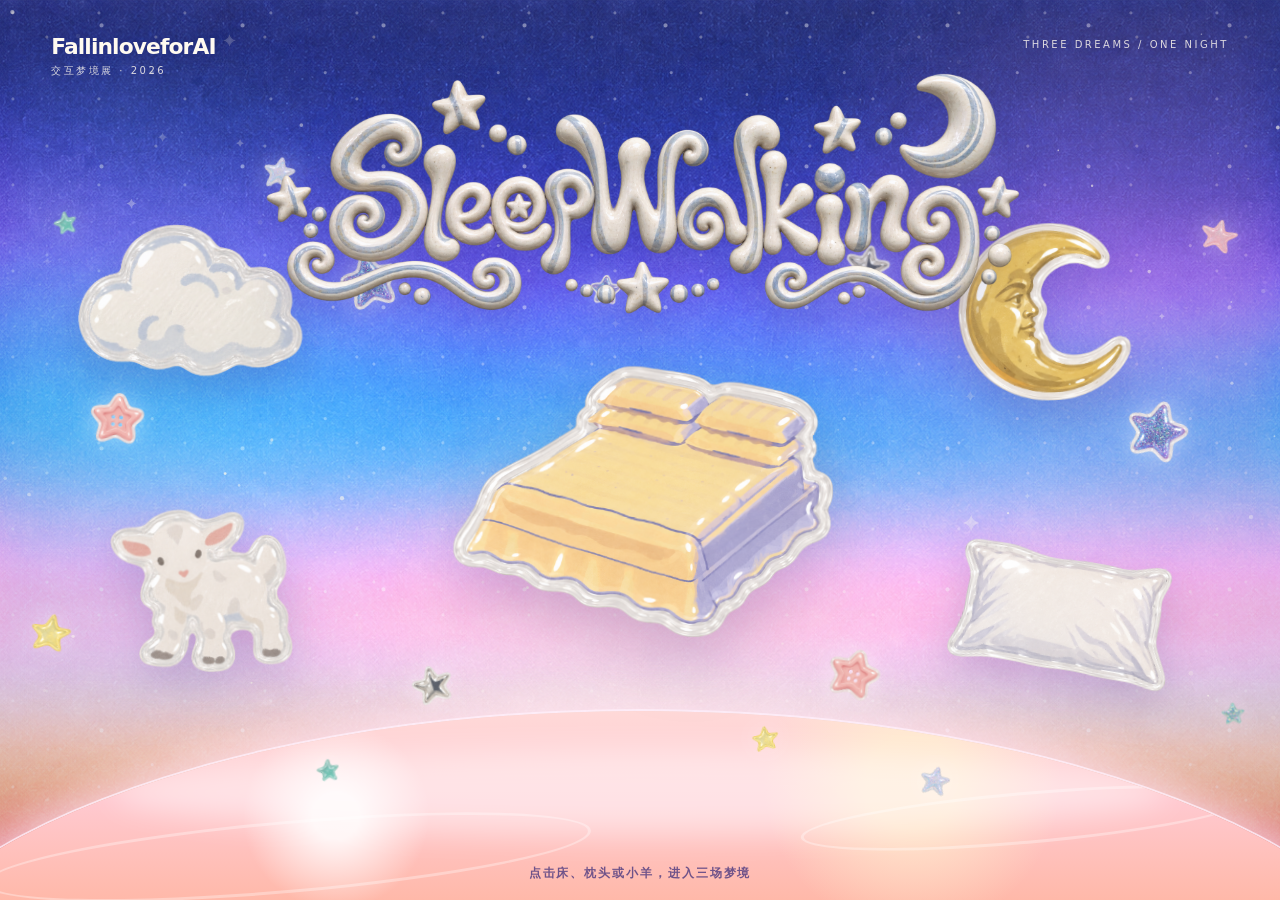
<file: index.html>
<!doctype html>
<html lang="zh-CN">
<head>
  <meta charset="utf-8">
  <meta name="viewport" content="width=device-width, initial-scale=1">
  <title>FallinloveforAI · SleepWalking</title>
  <meta name="description" content="SleepWalking —— 三场可以进入的交互梦境。">
  <link rel="icon" href="data:image/svg+xml,%3Csvg xmlns='http://www.w3.org/2000/svg' viewBox='0 0 32 32'%3E%3Crect width='32' height='32' rx='9' fill='%235b67d8'/%3E%3Cpath d='M16 5l2.8 6.4 7 .7-5.3 4.6 1.6 6.8-6.1-3.6-6.1 3.6 1.6-6.8-5.3-4.6 7-.7z' fill='%23fff6df'/%3E%3C/svg%3E">
  <link rel="stylesheet" href="style.css?v=20260923-2">
</head>
<body>
  <main class="dream-cover">
    <div class="aurora" aria-hidden="true"></div>
    <canvas id="stars" aria-hidden="true"></canvas>

    <header class="topbar">
      <a class="brand" href="./" aria-label="返回封面">
        <strong>FallinloveforAI</strong>
        <span>交互梦境展 · 2026</span>
      </a>
      <span class="edition">THREE DREAMS / ONE NIGHT</span>
    </header>

    <img class="sleepwalking" src="assets/sleepwalking.png?v=20260923-2" alt="SleepWalking">

    <a class="dream-object bed-link" href="works/homer-dreams-webgl/index.html" aria-label="点击床进入 Dream Orbit：漂浮梦境">
      <img src="assets/bed.png?v=20260923-2" alt="一张黄色的梦中床">
      <span class="object-label"><b>02</b> DREAM ORBIT</span>
    </a>

    <a class="dream-object pillow-link" href="works/bedvortex/index.html" aria-label="点击枕头进入 Bed Vortex：床与漩涡">
      <img src="assets/pillow.png?v=20260923-2" alt="白色枕头">
      <span class="object-label"><b>01</b> BED VORTEX</span>
    </a>

    <a class="dream-object sheep-link" href="works/pengpai-dream-scene/index.html" aria-label="进入 Drifting Sleep：火焰云海">
      <img src="assets/sheep.png?v=20260923-2" alt="白色小羊">
      <span class="object-label"><b>03</b> DRIFTING SLEEP</span>
    </a>

    <img class="decor cloud" src="assets/cloud.png?v=20260923-2" alt="">
    <img class="decor moon" src="assets/moon.png?v=20260923-2" alt="">

    <div class="star-field" aria-hidden="true">
      <img class="picture-star star-1" src="assets/star-glitter.png?v=20260923-2" alt="">
      <img class="picture-star star-2" src="assets/star-silver.png?v=20260923-2" alt="">
      <img class="picture-star star-3" src="assets/star-pink.png?v=20260923-2" alt="">
      <img class="picture-star star-4" src="assets/star-glitter.png?v=20260923-2" alt="">
      <img class="picture-star star-5" src="assets/star-silver.png?v=20260923-2" alt="">
      <img class="picture-star star-6" src="assets/star-pink.png?v=20260923-2" alt="">
      <img class="picture-star star-7" src="assets/star-glitter.png?v=20260923-2" alt="">
      <img class="picture-star star-8" src="assets/star-mint.png" alt="">
      <img class="picture-star star-9" src="assets/star-opal.png" alt="">
      <img class="picture-star star-10" src="assets/star-confetti.png" alt="">
      <img class="picture-star star-11" src="assets/star-blush.png" alt="">
      <img class="picture-star star-12" src="assets/star-yellow.png" alt="">
      <img class="picture-star star-13" src="assets/star-mint.png" alt="">
      <img class="picture-star star-14" src="assets/star-opal.png" alt="">
      <img class="picture-star star-15" src="assets/star-confetti.png" alt="">
      <img class="picture-star star-16" src="assets/star-blush.png" alt="">
      <img class="picture-star star-17" src="assets/star-yellow.png" alt="">
    </div>

    <div class="planet" aria-hidden="true">
      <span class="planet-glow"></span>
      <span class="planet-ring ring-one"></span>
      <span class="planet-ring ring-two"></span>
    </div>

    <p class="hint">点击床、枕头或小羊，进入三场梦境</p>
  </main>
  <script src="app.js?v=20260923-2"></script>
</body>
</html>
</file>
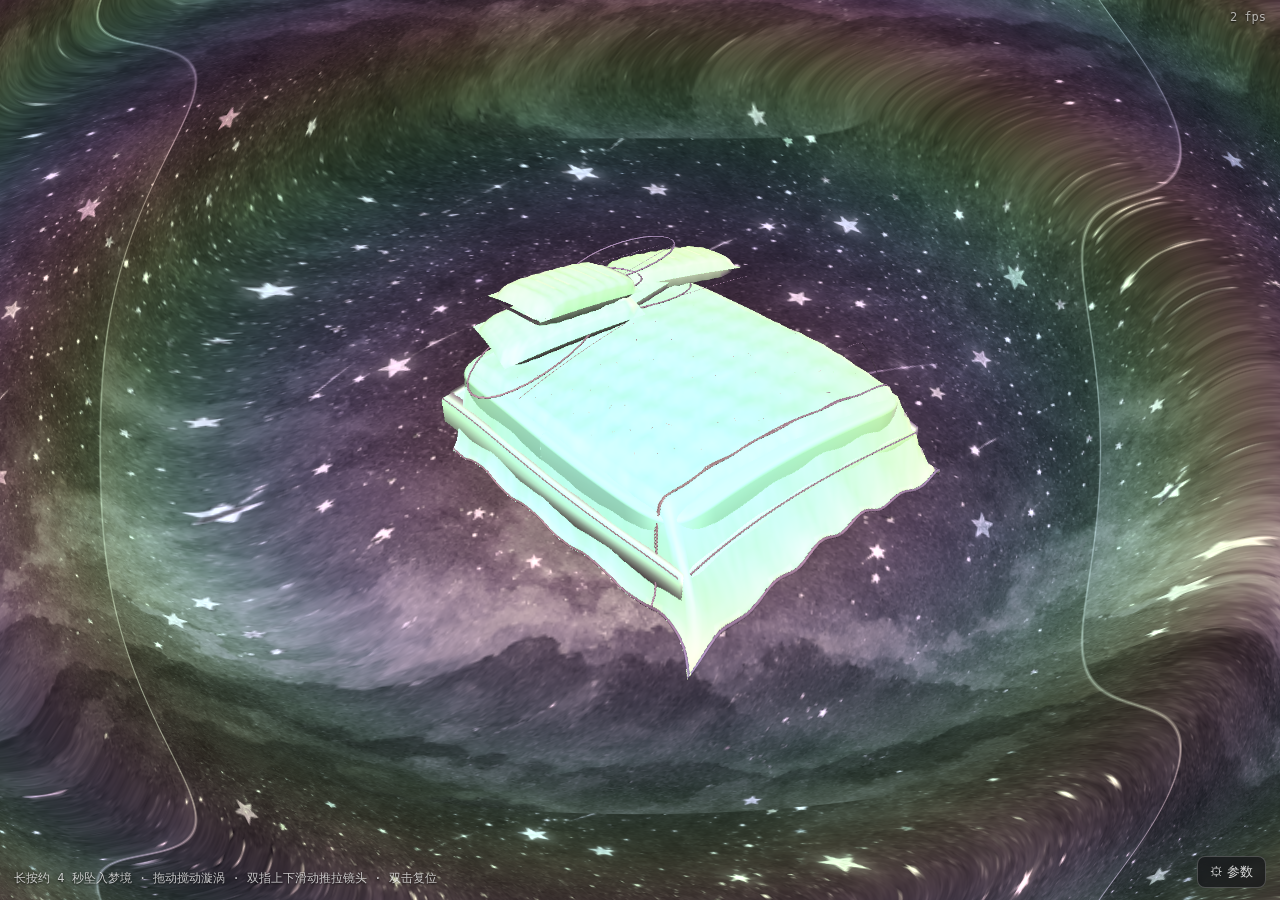
<file: works/bedvortex/index.html>
<!DOCTYPE html>
<html lang="zh-CN">
<head>
<meta charset="UTF-8">
<meta name="viewport" content="width=device-width, initial-scale=1.0">
<title>床 · 漩涡 — BedVortex</title>
<!--
  原作: NyanCatHypnotic by thenumbernine (https://www.shadertoy.com/view/Msl3WM, CC BY-NC-SA 3.0)
  本页: 用 three.js 渲染 3D 床模型(bed.glb)到纹理, 再经原版漩涡合成管线
  (扰动 + 彩虹染色 + 四色调色板背景)合成, 旧版羊群见 flock.html
-->
<style>
  html, body {
    margin: 0; padding: 0; width: 100%; height: 100%;
    background: #000; overflow: hidden;
    font-family: ui-monospace, SFMono-Regular, Menlo, Consolas, monospace;
  }
  #glcanvas { touch-action: none; cursor: grab; position: absolute; inset: 0; width: 100%; height: 100%; display: block; }
  #hud {
    position: absolute; left: 14px; bottom: 12px;
    color: rgba(255,255,255,.75); font-size: 12px; line-height: 1.7;
    text-shadow: 0 1px 2px rgba(0,0,0,.8);
    user-select: none; pointer-events: none;
  }
  #fps {
    position: absolute; right: 14px; top: 10px;
    color: rgba(255,255,255,.65); font-size: 12px;
    text-shadow: 0 1px 2px rgba(0,0,0,.8); user-select: none; pointer-events: none;
  }
  #panelToggle {
    position: absolute; right: 14px; bottom: 12px;
    background: rgba(20,20,24,.72); color: rgba(255,255,255,.85);
    border: 1px solid rgba(255,255,255,.22); border-radius: 8px;
    padding: 6px 12px; font: 12px/1 inherit; cursor: pointer;
    backdrop-filter: blur(4px);
  }
  #panelToggle:hover { background: rgba(40,40,48,.85); }
  #panel {
    position: absolute; right: 14px; bottom: 48px; width: 250px;
    max-height: min(74vh, 520px); overflow-y: auto;
    background: rgba(16,16,20,.82); border: 1px solid rgba(255,255,255,.18);
    border-radius: 10px; padding: 10px 14px 12px;
    color: rgba(255,255,255,.88); font-size: 12px;
    backdrop-filter: blur(6px); user-select: none;
  }
  #panel.hidden { display: none; }
  #panel .p-head {
    display: flex; justify-content: space-between; align-items: center;
    font-weight: 700; font-size: 13px; margin-bottom: 6px;
  }
  #panel .p-head button {
    background: none; border: 1px solid rgba(255,255,255,.25); border-radius: 6px;
    color: rgba(255,255,255,.75); font: 11px/1 inherit; padding: 4px 8px; cursor: pointer;
  }
  #panel .p-head button:hover { color: #fff; border-color: rgba(255,255,255,.5); }
  #panel .row { margin: 7px 0 2px; }
  #panel .row .lab { display: flex; justify-content: space-between; margin-bottom: 2px; }
  #panel .row .lab .val { color: rgba(255,255,255,.55); font-variant-numeric: tabular-nums; }
  #panel input[type="range"] {
    width: 100%; height: 18px; margin: 0; cursor: pointer;
    -webkit-appearance: none; appearance: none; background: transparent;
  }
  #panel input[type="range"]::-webkit-slider-runnable-track {
    height: 4px; border-radius: 2px; background: rgba(255,255,255,.25);
  }
  #panel input[type="range"]::-webkit-slider-thumb {
    -webkit-appearance: none; appearance: none;
    width: 12px; height: 12px; border-radius: 50%; margin-top: -4px;
    background: #ff9aff; border: 1px solid rgba(0,0,0,.4);
  }
  #panel input[type="range"]::-moz-range-track {
    height: 4px; border-radius: 2px; background: rgba(255,255,255,.25);
  }
  #panel input[type="range"]::-moz-range-thumb {
    width: 11px; height: 11px; border-radius: 50%;
    background: #ff9aff; border: 1px solid rgba(0,0,0,.4);
  }
  #panel .group {
    margin: 12px 0 2px; padding-top: 8px; border-top: 1px solid rgba(255,255,255,.14);
    color: rgba(255,154,255,.8); font-size: 11px; letter-spacing: 2px;
  }
  #panel .imgs { display: flex; flex-wrap: wrap; gap: 4px; margin: 6px 0 4px; }
  #panel .bgbtn {
    background: rgba(255,255,255,.08); color: rgba(255,255,255,.8);
    border: 1px solid rgba(255,255,255,.18); border-radius: 6px;
    font: 11px/1 inherit; padding: 4px 8px; cursor: pointer;
  }
  #panel .bgbtn:hover { background: rgba(255,255,255,.16); }
  #panel .bgbtn.on { background: rgba(255,154,255,.35); border-color: rgba(255,154,255,.7); color: #fff; }
  #panel .palwrap { margin: 6px 0 2px; }
  #panel .palrow { display: flex; gap: 6px; margin: 6px 0 4px; }
  #panel .palrow input[type="color"] {
    -webkit-appearance: none; appearance: none;
    width: 30px; height: 24px; padding: 0; border: 1px solid rgba(255,255,255,.25);
    border-radius: 5px; background: none; cursor: pointer;
  }
  #panel .palrow input[type="color"]::-webkit-color-swatch-wrapper { padding: 2px; }
  #panel .palrow input[type="color"]::-webkit-color-swatch { border: none; border-radius: 3px; }
  #panel .palhint { color: rgba(255,255,255,.4); font-size: 10px; }
  #loading {
    position: absolute; inset: 0; display: flex; align-items: center; justify-content: center;
    color: rgba(255,255,255,.8); font-size: 14px; background: #000;
    transition: opacity .4s; pointer-events: none;
  }
  #loading.hidden { opacity: 0; }
  #err {
    position: absolute; inset: auto 14px 44px 14px; display: none;
    color: #ff6b6b; font-size: 12px; white-space: pre-wrap;
    text-shadow: 0 1px 2px rgba(0,0,0,.9);
  }
  #dreamTransition {
    --entry: 0;
    position: fixed; inset: 0; z-index: 20; pointer-events: none;
    display: grid; place-items: center;
    background: #020718;
    opacity: clamp(0, calc((var(--entry) - .80) * 5), 1);
  }
  #dreamTransition::before {
    content: ""; width: 10vmin; height: 10vmin; border-radius: 50%;
    border: 1px solid rgba(205,225,255,.8);
    box-shadow: 0 0 36px rgba(132,177,255,.7), inset 0 0 30px rgba(255,255,255,.35);
    transform: scale(calc(1 + var(--entry) * 16));
    opacity: calc(1 - var(--entry));
  }
  #dreamTransition.entering { opacity: 1; transition: opacity .55s ease-in; }
  body.dream-entering #hud,
  body.dream-entering #fps,
  body.dream-entering #panel,
  body.dream-entering #panelToggle { opacity: 0; transition: opacity .35s; }
</style>
</head>
<body>
<canvas id="glcanvas"></canvas>

<div id="hud">
  <div>长按约 4 秒坠入梦境 · 拖动搅动漩涡 · 双指上下滑动推拉镜头 · 双击复位</div>
</div>
<div id="dreamStatus" style="position:absolute;top:24px;left:50%;transform:translateX(-50%);color:#fff;font:13px sans-serif;pointer-events:none;text-shadow:0 2px 8px #000"></div>
<div id="fps"></div>
<input type="file" id="bgFile" accept="image/*" hidden>
<button id="panelToggle" aria-expanded="false">⚙ 参数</button>
<div id="panel" class="hidden">
  <div class="p-head"><span>参数</span><button id="panelReset">重置</button></div>
  <div id="panelBody"></div>
</div>
<div id="loading">加载床模型中…</div>
<div id="err"></div>
<div id="dreamTransition" aria-hidden="true"></div>

<!-- 漩涡合成着色器(three ShaderMaterial, GLSL1) -->
<script type="text/plain" id="composite">
precision highp float;

uniform vec3  iResolution;
uniform float iTime;
uniform sampler2D iChannel0; // 漩涡背景图(512×512, 可换)
uniform sampler2D uBedTex;   // 床渲染目标(透明背景)

uniform float uBgScale, uBgRot, uBgBright, uBgSat, uBgTint;
uniform vec3  uPalA, uPalB, uPalC, uPalD;
uniform float uPalMode;
uniform float uWarpAmt, uWarpSpd, uWarpFreq;
uniform float uDreamPhase, uGestureTwist;

varying vec2 vPos; // [0,1]², y 向上

void mainImage( out vec4 fragColor, in vec2 fragCoord )
{
	float time = iTime;

	vec2 pos = fragCoord / iResolution.xy;
	pos -= .5;
	pos *= 1.3;
	pos += .5;

	vec2 dx = pos - .5;
	float r = dot(dx,dx);
	float phase = time * 5. + r * 15.;

	vec3 lerps;
	lerps.r = cos(phase) * .5 + .5;
	lerps.g = cos(phase - 2.0943951023932) * .5 + .5;
	lerps.b = cos(phase - 4.1887902047864) * .5 + .5;

	// 原版彩虹扰动(床与背景共用, 像原来的猫)
	vec2 lookup = pos;
	lookup.x += (2. * lerps.g - 1.) * .05;
	lookup.y -= (2. * lerps.b - 1.) * .05;

	// 床(渲染目标, 透明背景; RT 为线性颜色, 这里做 gamma 校正显示)
	vec4 bed = texture2D( uBedTex, lookup );
	bed.rgb = pow( bed.rgb, vec3(0.4545) );

	// 背景: 独立扭曲 + 缩放 + 旋转 + 亮度/饱和度 + 四色调色板
	float wphase = time * 5. * uWarpSpd + uDreamPhase + r * uWarpFreq;
	vec3 wl;
	wl.r = cos(wphase) * .5 + .5;
	wl.g = cos(wphase - 2.0943951023932) * .5 + .5;
	wl.b = cos(wphase - 4.1887902047864) * .5 + .5;
	vec2 bwarp = pos;
	bwarp.x += (2. * wl.g - 1.) * uWarpAmt;
	bwarp.y -= (2. * wl.b - 1.) * uWarpAmt;
	vec2 swirl = bwarp - 0.5;
  float gestureAngle = uGestureTwist * exp(-r * 3.0);
  swirl = mat2(cos(gestureAngle), -sin(gestureAngle), sin(gestureAngle), cos(gestureAngle)) * swirl;
  vec2 buv = swirl * uBgScale;
	float ba = uBgRot * time;
	buv = mat2( cos(ba), -sin(ba), sin(ba), cos(ba) ) * buv + 0.5;
	vec4 bg = texture2D( iChannel0, buv );
	float bl = dot( bg.rgb, vec3(0.299,0.587,0.114) );
	bg.rgb = mix( vec3(bl), bg.rgb, uBgSat ) * uBgBright;
	float asp = iResolution.x / iResolution.y;
	float palT = mix( 1.0 - pos.y, clamp( length( (pos - 0.5) * vec2(asp, 1.0) ) * 1.7, 0.0, 1.0 ), uPalMode );
	vec3 tc = mix( uPalA, uPalB, smoothstep(0.0, 0.3333, palT) );
	tc = mix( tc, uPalC, smoothstep(0.3333, 0.6667, palT) );
	tc = mix( tc, uPalD, smoothstep(0.6667, 1.0, palT) );
	bg.rgb = mix( bg.rgb, bl * 2.0 * tc, uBgTint );

	// 床叠在漩涡上
	vec4 color;
	color.rgb = bed.rgb * bed.a + (1.0 - bed.a) * bg.rgb;
	color.a = 1.0;

	// 原版彩虹点积调色
	fragColor.r = .75 * dot(color.rgb, lerps.rgb);
	fragColor.g = .75 * dot(color.rgb, lerps.brg);
	fragColor.b = .75 * dot(color.rgb, lerps.gbr);
	fragColor.a = 1.0;
}

void main() { mainImage( gl_FragColor, vPos * iResolution.xy ); }
</script>

<script type="importmap">
{ "imports": { "three": "./vendor/three.module.js", "three/addons/": "./vendor/" } }
</script>

<script type="module">
import * as THREE from 'three';
import { GLTFLoader } from 'three/addons/loaders/GLTFLoader.js';
import { RoomEnvironment } from 'three/addons/environments/RoomEnvironment.js';

const canvas = document.getElementById("glcanvas");
const errBox = document.getElementById("err");
function fatal(msg) {
  errBox.style.display = "block";
  errBox.textContent = msg;
  document.getElementById("loading").classList.add("hidden");
}

// ---------- 参数 ----------
const DEFAULTS = {
  bedSize: 1.1, bedSpin: 0.5, bedTilt: 0, bedBob: 0,
  bedTwist: 0, bedTwistSpd: 0.8, pillowFloat: 0.08, duvetFloat: 0.16,
  bedBend: 0.05, bedBendSpd: 0.4,
  bgScale: 1, bgRot: 0, bgBright: 1, bgSat: 0.45,
  palA: "#4a63e8", palB: "#7a52e8", palC: "#b04be8", palD: "#e84bc0",
  palMode: 0, bgTint: 0.2,
  warpAmt: 0.05, warpSpd: 1, warpFreq: 15,
};
const params = { ...DEFAULTS };
try {
  const stored = JSON.parse(localStorage.getItem("bedParams9") || "{}");
  if (stored.__defaultsVersion !== 2) {
    stored.bgTint = DEFAULTS.bgTint;
    stored.bgSat = DEFAULTS.bgSat;
    stored.__defaultsVersion = 2;
  }
  Object.assign(params, stored);
} catch (e) { /* 忽略损坏存档 */ }
params.__defaultsVersion = 2;
function saveParams() {
  try { localStorage.setItem("bedParams9", JSON.stringify(params)); } catch (e) { /* 隐私模式 */ }
}

// ---------- 渲染器 / 场景 ----------
const renderer = new THREE.WebGLRenderer({ canvas, antialias: true, alpha: false, preserveDrawingBuffer: true });
renderer.setClearColor(0x000000, 0);
renderer.autoClear = false;

const scene = new THREE.Scene();
// 中俯角机位(约 36°, 对齐参考视频): 展示视角, 床平放缓慢转台自转
const camera = new THREE.PerspectiveCamera(40, 1, 0.1, 50);
camera.position.set(0, 3.0, 4.2);
camera.up.set(0, 1, 0);
camera.lookAt(0, -0.2, 0);

// 环境光照(PBR 材质需要) + 主光
const pmrem = new THREE.PMREMGenerator(renderer);
scene.environment = pmrem.fromScene(new RoomEnvironment(), 0.04).texture;
const keyLight = new THREE.DirectionalLight(0xffffff, 1.6);
keyLight.position.set(2, 5, 3);
scene.add(keyLight);

// 床变形: 3D扭曲(平面涡旋) + 柔性起伏(床面一侧缓缓隆起, 顶点级表现立体感, 无刚体旋转)
// opts.wave 给被子额外加边缘飘动。所有位移只沿 +y(朝镜头方向), 床面法线永不背向摄像机
const twistU = { uTwist: { value: params.bedTwist }, uTwistTime: { value: 0 } };
const waveU = { uWaveAmp: { value: params.duvetFloat }, uWaveTime: { value: 0 }, uDuvetC: { value: new THREE.Vector3() } };
const bendU = { uBend: { value: params.bedBend }, uBendTime: { value: 0 }, uBedC: { value: new THREE.Vector3() } };
function patchTwist(mat, opts = {}) {
  mat.onBeforeCompile = (shader) => {
    shader.uniforms.uTwist = twistU.uTwist;
    shader.uniforms.uTwistTime = twistU.uTwistTime;
    shader.uniforms.uBend = bendU.uBend;
    shader.uniforms.uBendTime = bendU.uBendTime;
    shader.uniforms.uBedC = bendU.uBedC;
    let decl = "uniform float uTwist;\nuniform float uTwistTime;\nuniform float uBend;\nuniform float uBendTime;\nuniform vec3 uBedC;\n";
    let inject = `#include <begin_vertex>
    {
      // 绕床面法线(局部 z, 即世界竖轴)的涡旋扭曲, 强度随离床面高度衰减 —— 不会翻转床面
      float ang = uTwist * sin(uTwistTime) * (transformed.z - uBedC.z) * 1.2;
      float c = cos(ang), s = sin(ang);
      transformed.xy = mat2(c, -s, s, c) * transformed.xy;
      // 柔性起伏: 沿床面法线(局部 z)的行进波 + 抛物隆起, 一侧抬高另一侧沉降
      vec3 bp = transformed - uBedC;
      transformed.z += uBend * ( sin(uBendTime + bp.x * 1.1) * 0.30
        + sin(uBendTime * 0.71 + bp.y * 1.3) * 0.30
        + (bp.x * bp.x * 0.10 + bp.y * bp.y * 0.08) * sin(uBendTime * 0.5) );
    }`;
    if (opts.wave) {
      shader.uniforms.uWaveAmp = waveU.uWaveAmp;
      shader.uniforms.uWaveTime = waveU.uWaveTime;
      shader.uniforms.uDuvetC = waveU.uDuvetC;
      decl += "uniform float uWaveAmp;\nuniform float uWaveTime;\nuniform vec3 uDuvetC;\n";
      inject += `
    {
      vec3 dp = transformed - uDuvetC;
      float edge = clamp(length(dp.xy) * 0.55, 0.0, 1.0);
      transformed.z += uWaveAmp * edge * ( sin(uWaveTime + dp.x * 2.2) * 0.6
        + sin(uWaveTime * 1.37 + dp.y * 1.8 + 1.7) * 0.5
        + sin(uWaveTime * 0.71 + (dp.x + dp.y) * 1.2) * 0.4 );
      transformed.z += uWaveAmp * 0.5 * edge * edge * sin(uWaveTime * 0.8 + dp.x * 0.8);
    }`;
    }
    shader.vertexShader = decl + shader.vertexShader.replace("#include <begin_vertex>", inject);
  };
}

// ---------- 程序化材质贴图(参考图: 深胡桃木架 + 冷白亚麻床品) ----------
function makeNoise(seed) {
  let s = seed;
  return () => (s = (s * 16807) % 2147483647) / 2147483647;
}
function makeCanvas(w, h, draw) {
  const c = document.createElement("canvas");
  c.width = w; c.height = h;
  draw(c.getContext("2d"), w, h);
  return c;
}
// 亚麻布纹(冷白)
const linenCanvas = makeCanvas(256, 256, (g, W, H) => {
  const img = g.createImageData(W, H);
  const rnd = makeNoise(11);
  for (let y = 0; y < H; y++) for (let x = 0; x < W; x++) {
    const i = (y * W + x) * 4;
    const weave = ((x >> 1) + (y >> 1)) % 2 === 0 ? 5 : -3;
    const blotch = 3 * Math.sin(x * 0.045 + Math.cos(y * 0.03) * 2) * Math.cos(y * 0.05);
    const v = 238 + weave + blotch + (rnd() - 0.5) * 5;
    img.data[i] = v; img.data[i + 1] = v; img.data[i + 2] = v - 2; img.data[i + 3] = 255;
  }
  g.putImageData(img, 0, 0);
});
// 布纹凹凸(高频织纹)
const linenBumpCanvas = makeCanvas(256, 256, (g, W, H) => {
  const img = g.createImageData(W, H);
  const rnd = makeNoise(23);
  for (let y = 0; y < H; y++) for (let x = 0; x < W; x++) {
    const i = (y * W + x) * 4;
    const weave = ((x >> 1) + (y >> 1)) % 2 === 0 ? 26 : -26;
    const v = 128 + weave + (rnd() - 0.5) * 22;
    img.data[i] = img.data[i + 1] = img.data[i + 2] = v; img.data[i + 3] = 255;
  }
  g.putImageData(img, 0, 0);
});
// 深胡桃木纹
const woodCanvas = makeCanvas(256, 256, (g, W, H) => {
  const img = g.createImageData(W, H);
  const rnd = makeNoise(37);
  const grainOff = [];
  for (let y = 0; y < H; y++) grainOff.push(Math.sin(y * 0.09) * 5 + (rnd() - 0.5) * 3);
  for (let y = 0; y < H; y++) for (let x = 0; x < W; x++) {
    const i = (y * W + x) * 4;
    const t = x * 0.16 + grainOff[y];
    const stripe = Math.sin(t) * 0.5 + Math.sin(t * 0.37 + y * 0.01) * 0.5;
    const k = 0.5 + 0.5 * stripe;                    // 0..1 木纹明暗
    const r = 62 + k * 48 + (rnd() - 0.5) * 7;
    const gg = 50 + k * 38 + (rnd() - 0.5) * 6;
    const b = 42 + k * 30 + (rnd() - 0.5) * 5;
    img.data[i] = r; img.data[i + 1] = gg; img.data[i + 2] = b; img.data[i + 3] = 255;
  }
  g.putImageData(img, 0, 0);
});
// 床垫条纹布(米白 + 淡灰蓝细条纹)
const tickCanvas = makeCanvas(256, 256, (g, W, H) => {
  const img = g.createImageData(W, H);
  const rnd = makeNoise(53);
  for (let y = 0; y < H; y++) for (let x = 0; x < W; x++) {
    const i = (y * W + x) * 4;
    const stripe = (x % 24) < 3 ? -22 : (x % 24) < 5 ? -10 : 0;
    const v = 240 + stripe + (rnd() - 0.5) * 5;
    img.data[i] = v; img.data[i + 1] = v; img.data[i + 2] = v - 1 - (stripe < 0 ? 5 : 0); img.data[i + 3] = 255;
  }
  g.putImageData(img, 0, 0);
});
function makeTex(canvas, srgb, rx, ry) {
  const t = new THREE.CanvasTexture(canvas);
  t.wrapS = t.wrapT = THREE.RepeatWrapping;
  t.repeat.set(rx, ry);
  t.colorSpace = srgb ? THREE.SRGBColorSpace : THREE.NoColorSpace;
  t.anisotropy = renderer.capabilities.getMaxAnisotropy();
  return t;
}
// 缺 UV 的网格按包围盒补平面 UV
function ensureUV(o) {
  const geo = o.geometry;
  if (geo.attributes.uv) return;
  geo.computeBoundingBox();
  const b = geo.boundingBox, size = new THREE.Vector3();
  b.getSize(size);
  const pos = geo.attributes.position;
  const uv = new Float32Array(pos.count * 2);
  const useXZ = size.y <= size.x && size.y <= size.z;
  const ax = Math.max(useXZ ? size.x : size.x, 0.001);
  const a2 = Math.max(useXZ ? size.z : size.y, 0.001);
  for (let i = 0; i < pos.count; i++) {
    const px = pos.getX(i) - b.min.x, py = pos.getY(i) - b.min.y, pz = pos.getZ(i) - b.min.z;
    uv[i * 2] = px / ax;
    uv[i * 2 + 1] = (useXZ ? pz : py) / a2;
  }
  geo.setAttribute("uv", new THREE.BufferAttribute(uv, 2));
}
function applyBedTextures(root) {
  const linenMap = makeTex(linenCanvas, true, 2.5, 2.5);
  const linenBump = makeTex(linenBumpCanvas, false, 2.5, 2.5);
  const woodMap = makeTex(woodCanvas, true, 1.5, 1.5);
  const woodBump = makeTex(woodCanvas, false, 1.5, 1.5);
  const tickMap = makeTex(tickCanvas, true, 2, 2);
  // 先收集"被顶点色网格使用的材质"(材质会跨网格共享, 需整体跳过以免覆盖模型自带配色)
  const coloredMats = new Set();
  root.traverse((o) => {
    if (o.isMesh && o.geometry && o.geometry.attributes.color) {
      (Array.isArray(o.material) ? o.material : [o.material]).forEach((m) => coloredMats.add(m));
    }
  });
  if (coloredMats.size > 0) return;   // 模型自带完整配色(如漫画版): 完全尊重, 不加程序化贴图
  root.traverse((o) => {
    if (!o.isMesh || !o.material) return;
    const mats = Array.isArray(o.material) ? o.material : [o.material];
    if (o.geometry && o.geometry.attributes.color) return;   // 顶点色网格: 保留原配色
    if (mats.some((m) => coloredMats.has(m))) return;        // 共享材质已被顶点色使用: 同样保留
    ensureUV(o);
    for (const m of mats) {
      const n = (m.name || "").toLowerCase();
      if (n.includes("oak")) {
        m.map = woodMap; m.bumpMap = woodBump; m.bumpScale = 0.4; m.roughness = 0.6;
      } else if (n.includes("ticking")) {
        m.map = tickMap; m.bumpMap = linenBump; m.bumpScale = 0.15; m.roughness = 0.85;
      } else {
        m.map = linenMap; m.bumpMap = linenBump; m.bumpScale = 0.2; m.roughness = 0.92;
      }
      m.color.set(0xffffff);
      m.needsUpdate = true;
    }
  });
}

// ---------- 床模型 ----------
let bed = null;
let bedTilt = null, bedSpinG = null;
let bedBaseScale = 1;
let pillows = [], duvetMesh = null;
const bedState = { spin: 0.6 };   // 绕床面法线(厚度轴)的自转角
window.__bedReady = false;
new GLTFLoader().load("bed.glb?v=2", (gltf) => {
  const model = gltf.scene;
  // 居中并归一化尺寸
  const box = new THREE.Box3().setFromObject(model);
  const center = box.getCenter(new THREE.Vector3());
  const size = box.getSize(new THREE.Vector3());
  bedBaseScale = 1.9 / Math.max(size.x, size.y, size.z);
  // 模型原始朝向: 床面法线为 +Z, 床长沿 Y —— 先绕 X 转 -90° 让床面朝上(+Y)、床水平
  const orient = new THREE.Group();
  orient.rotation.x = -Math.PI / 2;
  orient.add(model);
  model.position.sub(center);
  bendU.uBedC.value.copy(center);   // 柔性起伏的床面中心(模型坐标系)
  // 层级: wrap(位置/缩放) → 倾斜组(床面法线朝镜头倾角) → 自旋组(绕法线/厚度轴旋转) → orient → 模型
  const spinG = new THREE.Group();
  spinG.add(orient);
  const tiltG = new THREE.Group();
  tiltG.rotation.x = params.bedTilt;
  tiltG.add(spinG);
  const wrap = new THREE.Group();
  wrap.add(tiltG);
  wrap.scale.setScalar(bedBaseScale);
  scene.add(wrap);
  bed = wrap;
  bedTilt = tiltG;
  bedSpinG = spinG;

  applyBedTextures(model);

  // 分类: 枕头/被子独立漂浮
  model.traverse((o) => {
    if (!o.isMesh) return;
    const n = (o.name || "").toLowerCase();
    if (n.includes("pillow")) {
      pillows.push(o);
      o.userData.bx = o.position.x; o.userData.by = o.position.y; o.userData.bz = o.position.z;
      o.userData.brx = o.rotation.x; o.userData.bry = o.rotation.y; o.userData.brz = o.rotation.z;
      const mats = Array.isArray(o.material) ? o.material : [o.material];
      mats.forEach((m) => patchTwist(m));
    } else if (n.includes("duvet")) {
      duvetMesh = o;
      o.userData.bx = o.position.x; o.userData.by = o.position.y; o.userData.bz = o.position.z;
      o.userData.brx = o.rotation.x; o.userData.bry = o.rotation.y; o.userData.brz = o.rotation.z;
      o.geometry.computeBoundingBox();
      waveU.uDuvetC.value.copy(o.geometry.boundingBox.getCenter(new THREE.Vector3()));
      const mats = Array.isArray(o.material) ? o.material : [o.material];
      mats.forEach((m) => patchTwist(m, { wave: true }));
    } else {
      const mats = Array.isArray(o.material) ? o.material : [o.material];
      mats.forEach((m) => patchTwist(m));
    }
  });
  window.__bedReady = true;
  window.__orient = function () {
    const out = [];
    model.updateWorldMatrix(true, true);
    model.traverse((o) => {
      if (!o.isMesh) return;
      const b = new THREE.Box3().setFromObject(o);
      const c = b.getCenter(new THREE.Vector3());
      const s = b.getSize(new THREE.Vector3());
      out.push({ name: o.name, cx: +c.x.toFixed(2), cy: +c.y.toFixed(2), cz: +c.z.toFixed(2), sx: +s.x.toFixed(2), sy: +s.y.toFixed(2), sz: +s.z.toFixed(2) });
    });
    return out;
  };
  window.__bedInfo = function () {
    let maps = 0, withMap = 0, uvMissing = 0;
    model.traverse((o) => {
      if (!o.isMesh) return;
      const mats = Array.isArray(o.material) ? o.material : [o.material];
      mats.forEach((m) => { maps++; if (m.map) withMap++; });
      if (!o.geometry.attributes.uv) uvMissing++;
    });
    return { pillows: pillows.length, hasDuvet: !!duvetMesh, maps: withMap + "/" + maps, uvMissing };
  };
  document.getElementById("loading").classList.add("hidden");
}, undefined, (e) => fatal("床模型加载失败: " + e.message));

// ---------- 背景贴图(512×512 画布, 可切换/上传) ----------
let bgImage = null;
const bgCanvas = document.createElement("canvas");
bgCanvas.width = 512; bgCanvas.height = 512;
const bgCtx = bgCanvas.getContext("2d");
function drawCover(source) {
  const w = source.naturalWidth || source.width, h = source.naturalHeight || source.height;
  const s = Math.max(512 / w, 512 / h);
  bgCtx.clearRect(0, 0, 512, 512);
  bgCtx.drawImage(source, (512 - w * s) / 2, (512 - h * s) / 2, w * s, h * s);
}
const bgTexture = new THREE.CanvasTexture(bgCanvas);
bgTexture.wrapS = bgTexture.wrapT = THREE.RepeatWrapping;
bgTexture.minFilter = THREE.LinearMipmapLinearFilter;
bgTexture.colorSpace = THREE.NoColorSpace; // 原始字节, 与旧版一致

new THREE.ImageLoader().load("background-stars.png", (img) => {
  bgImage = img;
  drawCover(img);
  bgTexture.needsUpdate = true;
});

function presetCanvas(draw) {
  const c = document.createElement("canvas");
  c.width = 512; c.height = 512;
  draw(c.getContext("2d"));
  return c;
}
const BG_PRESETS = {
  "漩涡": () => bgImage,
  "纯色": () => presetCanvas((g) => { g.fillStyle = "#23232a"; g.fillRect(0, 0, 512, 512); }),
  "彩虹": () => presetCanvas((g) => {
    const gr = g.createLinearGradient(0, 0, 512, 512);
    for (let i = 0; i <= 6; i++) gr.addColorStop(i / 6, "hsl(" + Math.round(i * 60) + ",80%,55%)");
    g.fillStyle = gr; g.fillRect(0, 0, 512, 512);
  }),
  "网格": () => presetCanvas((g) => {
    g.fillStyle = "#101014"; g.fillRect(0, 0, 512, 512);
    g.strokeStyle = "rgba(255,255,255,.5)"; g.lineWidth = 2;
    for (let i = 0; i <= 512; i += 64) {
      g.beginPath(); g.moveTo(i, 0); g.lineTo(i, 512); g.stroke();
      g.beginPath(); g.moveTo(0, i); g.lineTo(512, i); g.stroke();
    }
  }),
  "星空": () => presetCanvas((g) => {
    g.fillStyle = "#0a0a12"; g.fillRect(0, 0, 512, 512);
    let seed = 42;
    const rnd = () => (seed = (seed * 16807) % 2147483647) / 2147483647;
    for (let i = 0; i < 260; i++) {
      const x = rnd() * 512, y = rnd() * 512, r = rnd() * 1.6 + 0.4;
      const b = Math.round(120 + rnd() * 135);
      g.fillStyle = "rgba(" + b + "," + b + "," + (b + 20) + "," + (0.4 + rnd() * 0.6).toFixed(2) + ")";
      g.beginPath(); g.arc(x, y, r, 0, 7); g.fill();
    }
  }),
};
function setBgTexture(source) {
  if (!source) return;
  drawCover(source);
  bgTexture.needsUpdate = true;
}
function useImageFile(f) {
  if (!f || !f.type.startsWith("image/")) return;
  const url = URL.createObjectURL(f);
  new THREE.ImageLoader().load(url, (img) => { setBgTexture(img); URL.revokeObjectURL(url); });
}
document.getElementById("bgFile").addEventListener("change", (e) => useImageFile(e.target.files && e.target.files[0]));
window.addEventListener("dragover", (e) => e.preventDefault());
window.addEventListener("drop", (e) => { e.preventDefault(); useImageFile(e.dataTransfer.files && e.dataTransfer.files[0]); });

// ---------- 床渲染目标 + 合成全屏三角形 ----------
let bedRT = new THREE.WebGLRenderTarget(2, 2, { minFilter: THREE.LinearFilter, magFilter: THREE.LinearFilter, format: THREE.RGBAFormat });

const compScene = new THREE.Scene();
const compCam = new THREE.OrthographicCamera(-1, 1, 1, -1, 0, 1);
const compUniforms = {
  iResolution: { value: new THREE.Vector3(1, 1, 1) },
  iTime: { value: 0 },
  iChannel0: { value: bgTexture },
  uBedTex: { value: bedRT.texture },
  uBgScale: { value: params.bgScale },
  uBgRot: { value: params.bgRot },
  uBgBright: { value: params.bgBright },
  uBgSat: { value: params.bgSat },
  uBgTint: { value: params.bgTint },
  uPalA: { value: new THREE.Color(params.palA) },
  uPalB: { value: new THREE.Color(params.palB) },
  uPalC: { value: new THREE.Color(params.palC) },
  uPalD: { value: new THREE.Color(params.palD) },
  uPalMode: { value: params.palMode },
  uWarpAmt: { value: params.warpAmt },
  uWarpSpd: { value: params.warpSpd },
  uWarpFreq: { value: params.warpFreq },
  uDreamPhase: { value: 0 },
  uGestureTwist: { value: 0 },
};
const compMat = new THREE.ShaderMaterial({
  uniforms: compUniforms,
  vertexShader: "varying vec2 vPos; void main(){ vPos = position.xy * 0.5 + 0.5; gl_Position = vec4(position.xy, 0.0, 1.0); }",
  fragmentShader: document.getElementById("composite").textContent,
  depthTest: false, depthWrite: false,
});
const triGeom = new THREE.BufferGeometry();
triGeom.setAttribute("position", new THREE.BufferAttribute(new Float32Array([-1, -1, 0, 3, -1, 0, -1, 3, 0]), 3));
compScene.add(new THREE.Mesh(triGeom, compMat));

// ---------- 摄影机环绕 ----------
const orbitHome = { yaw: 0, pitch: Math.atan2(3.2, 4.2), radius: Math.hypot(3.2, 4.2) };
const orbit = { ...orbitHome, targetRadius: orbitHome.radius, vx: 0, vy: 0, drag: null, returning: false, resumeAt: 0, lastTime: performance.now() };
const dream = { amount: 0, entry: 0, twist: 0, energy: 0, phase: 0, committed: false };
const dreamStatus = document.getElementById("dreamStatus");
const dreamTransition = document.getElementById("dreamTransition");
const clampPitch = value => Math.max(0.12, Math.min(1.42, value));
function endOrbitDrag(e = {}) {
  if (!orbit.drag || (e.pointerId !== undefined && e.pointerId !== orbit.drag.id)) return;
  const id = orbit.drag.id;
  if (e.type !== "pointerup" || performance.now() - orbit.drag.time > 100) orbit.vx = orbit.vy = 0;
  orbit.drag = null;
  orbit.resumeAt = performance.now() + 1600;
  if (canvas.hasPointerCapture(id)) canvas.releasePointerCapture(id);
  canvas.style.cursor = "grab";
}
function resetCamera() {
  if (dream.committed) return;
  endOrbitDrag();
  orbit.vx = orbit.vy = 0;
  dream.entry = dream.amount = 0;
  dream.energy = 0;
  orbit.yaw = Math.atan2(Math.sin(orbit.yaw), Math.cos(orbit.yaw));
  orbit.returning = true;
  orbit.targetRadius = orbitHome.radius;
  orbit.resumeAt = performance.now() + 1600;
}
canvas.addEventListener("pointerdown", e => {
  if (e.button !== 0 || orbit.drag || dream.committed) return;
  e.preventDefault();
  orbit.returning = false;
  orbit.vx = orbit.vy = 0;
  orbit.drag = { id: e.pointerId, x: e.clientX, y: e.clientY, time: performance.now(), started: performance.now(), startX: e.clientX, startY: e.clientY, moved: false };
  canvas.setPointerCapture(e.pointerId);
  canvas.style.cursor = "grabbing";
});
canvas.addEventListener("pointermove", e => {
  const d = orbit.drag;
  if (!d || e.pointerId !== d.id) return;
  if (!d.moved && Math.hypot(e.clientX - d.startX, e.clientY - d.startY) < 7) return;
  d.moved = true;
  const now = performance.now(), dt = Math.max(0.008, (now - d.time) / 1000);
  const dx = -(e.clientX - d.x) * 0.005;
  const nextPitch = clampPitch(orbit.pitch + (e.clientY - d.y) * 0.004);
  orbit.vx = Math.max(-2, Math.min(2, dx / dt));
  orbit.vy = Math.max(-1.5, Math.min(1.5, (nextPitch - orbit.pitch) / dt));
  dream.twist = Math.max(-1.4, Math.min(1.4, dream.twist - dx * 1.2 + (e.clientY - d.y) * 0.001));
  dream.energy = Math.min(1, dream.energy + Math.hypot(e.clientX - d.x, e.clientY - d.y) * 0.008);
  orbit.yaw += dx;
  orbit.pitch = nextPitch;
  Object.assign(d, { x: e.clientX, y: e.clientY, time: now });
});
for (const name of ["pointerup", "pointercancel", "lostpointercapture"]) canvas.addEventListener(name, endOrbitDrag);
window.addEventListener("blur", endOrbitDrag);
canvas.addEventListener("wheel", e => {
  e.preventDefault();
  if (orbit.drag) orbit.drag.moved = true;
  orbit.returning = false;
  const unit = e.deltaMode === 1 ? 16 : e.deltaMode === 2 ? canvas.clientHeight : 1;
  orbit.targetRadius = Math.max(2.6, Math.min(9, orbit.targetRadius * Math.exp(Math.max(-150, Math.min(150, e.deltaY * unit)) * 0.002)));
  orbit.resumeAt = performance.now() + 1600;
}, { passive: false });
canvas.addEventListener("dblclick", resetCamera);
function updateCamera(now) {
  const dt = Math.max(0, Math.min(0.05, (now - orbit.lastTime) / 1000));
  orbit.lastTime = now;
  const holding = orbit.drag && !orbit.drag.moved && now - orbit.drag.started > 350;
  const heldFor = holding ? Math.max(0, now - orbit.drag.started - 350) : 0;
  if (holding) dream.entry = Math.max(dream.entry, Math.min(1, heldFor / 3600));
  else if (!dream.committed) dream.entry *= Math.exp(-dt * 2.4);
  dream.amount = dream.entry * dream.entry * (3 - 2 * dream.entry);
  dream.twist *= Math.exp(-dt * 1.8);
  dream.energy *= Math.exp(-dt * 2.0);
  if (!paused) dream.phase += dt * (dream.amount * 12 + dream.amount * dream.amount * 42);
  compUniforms.uDreamPhase.value = dream.phase;
  compUniforms.uGestureTwist.value = dream.twist;
  compUniforms.uBgScale.value = params.bgScale * (1 - dream.amount * .38);
  compUniforms.uWarpAmt.value = Math.min(0.48, params.warpAmt + dream.amount * 0.20 + dream.energy * 0.085);
  dreamTransition.style.setProperty("--entry", dream.amount.toFixed(3));
  dreamStatus.textContent = holding
    ? (dream.entry < .08 ? "保持按住 · 梦境正在靠近" : "坠入梦境 " + Math.round(dream.entry * 100) + "%")
    : orbit.drag?.moved ? "搅动漩涡" : dream.amount > 0.08 ? "梦境渐渐远去" : "";
  if (dream.entry >= 1 && !dream.committed) {
    dream.committed = true;
    document.body.classList.add("dream-entering");
    dreamTransition.classList.add("entering");
    dreamStatus.textContent = "正在坠入梦境";
    setTimeout(() => { window.location.href = "dream.html"; }, 650);
  }
  const smooth = 1 - Math.exp(-8 * dt);
  if (orbit.returning) {
    orbit.yaw += (orbitHome.yaw - orbit.yaw) * smooth;
    orbit.pitch += (orbitHome.pitch - orbit.pitch) * smooth;
    if (Math.abs(orbit.yaw) + Math.abs(orbit.pitch - orbitHome.pitch) + Math.abs(orbit.radius - orbitHome.radius) < 0.002) {
      Object.assign(orbit, orbitHome, { returning: false });
    }
  } else if (!orbit.drag) {
    const decay = Math.exp(-6 * dt);
    orbit.yaw += orbit.vx * (1 - decay) / 6;
    orbit.pitch = clampPitch(orbit.pitch + orbit.vy * (1 - decay) / 6);
    orbit.vx *= decay;
    orbit.vy *= decay;
  }
  orbit.radius += (orbit.targetRadius - orbit.radius) * smooth;
  const viewRadius = Math.max(0.68, orbit.radius * (1 - dream.amount * 0.87));
  const horizontal = Math.cos(orbit.pitch) * viewRadius;
  camera.position.set(Math.sin(orbit.yaw) * horizontal, -0.2 + Math.sin(orbit.pitch) * viewRadius, Math.cos(orbit.yaw) * horizontal);
  camera.lookAt(0, -0.2, 0);
}

// ---------- 面板 ----------
const SLIDERS = [
  { group: "床" },
  { key: "bedSize",     label: "床大小",   min: 0.4, max: 3,   step: 0.02,  fmt: (v) => (+v).toFixed(2) },
  { key: "bedSpin",     label: "旋转速度", min: 0,   max: 1.5, step: 0.01,  fmt: (v) => (+v).toFixed(2) },
  { key: "bedTilt",     label: "床面倾角", min: 0, max: 1.2, step: 0.02, fmt: (v) => Math.round(v * 180 / Math.PI) + "°" },
  { key: "bedBob",      label: "悬浮幅度", min: 0,   max: 0.4, step: 0.01,  fmt: (v) => (+v).toFixed(2) },
  { key: "pillowFloat", label: "枕头漂浮", min: 0,   max: 0.3, step: 0.01,  fmt: (v) => (+v).toFixed(2) },
  { key: "duvetFloat",  label: "被子飘动", min: 0,   max: 0.35, step: 0.01, fmt: (v) => (+v).toFixed(2) },
  { key: "bedBend",     label: "柔性起伏", min: 0,   max: 0.15, step: 0.005, fmt: (v) => (+v).toFixed(3) },
  { key: "bedBendSpd",  label: "柔性速度", min: 0.1, max: 2,   step: 0.05,  fmt: (v) => (+v).toFixed(2) },
  { key: "bedTwist",    label: "柔性涡旋", min: 0,   max: 1,   step: 0.02,  fmt: (v) => (+v).toFixed(2) },
  { key: "bedTwistSpd", label: "涡旋速度", min: 0,   max: 3,   step: 0.05,  fmt: (v) => (+v).toFixed(2) },
  { group: "背景" },
  { key: "bgTint",   label: "染色强度", min: 0,    max: 1,    step: 0.05,  fmt: (v) => (+v).toFixed(2) },
  { key: "bgScale",  label: "背景缩放", min: 0.4,  max: 3,    step: 0.05,  fmt: (v) => (+v).toFixed(2) + "x" },
  { key: "bgRot",    label: "背景旋转", min: -1,   max: 1,    step: 0.05,  fmt: (v) => (+v).toFixed(2) },
  { key: "bgBright", label: "背景亮度", min: 0,    max: 2,    step: 0.05,  fmt: (v) => (+v).toFixed(2) },
  { key: "bgSat",    label: "背景饱和度", min: 0,   max: 2,    step: 0.05,  fmt: (v) => (+v).toFixed(2) },
  { group: "扭曲" },
  { key: "warpAmt",  label: "扭曲强度", min: 0,    max: 0.25, step: 0.005, fmt: (v) => (+v).toFixed(3) },
  { key: "warpSpd",  label: "扭曲速度", min: 0,    max: 3,    step: 0.05,  fmt: (v) => (+v).toFixed(2) },
  { key: "warpFreq", label: "扭曲频率", min: 0,    max: 40,   step: 1,     fmt: (v) => (+v).toFixed(0) },
];

const panelBody = document.getElementById("panelBody");
const sliderEls = {};
for (const s of SLIDERS) {
  if (s.group) {
    const h = document.createElement("div");
    h.className = "group";
    h.textContent = s.group;
    panelBody.appendChild(h);
    if (s.group === "背景") {
      const imgs = document.createElement("div");
      imgs.className = "imgs";
      for (const [name, gen] of Object.entries(BG_PRESETS)) {
        const b = document.createElement("button");
        b.className = "bgbtn" + (name === "漩涡" ? " on" : "");
        b.textContent = name;
        b.addEventListener("click", () => {
          setBgTexture(gen());
          document.querySelectorAll(".bgbtn").forEach((x) => x.classList.remove("on"));
          b.classList.add("on");
        });
        imgs.appendChild(b);
      }
      const up = document.createElement("button");
      up.className = "bgbtn";
      up.textContent = "上传…";
      up.addEventListener("click", () => document.getElementById("bgFile").click());
      imgs.appendChild(up);
      panelBody.appendChild(imgs);

      // 四色调色板
      const palWrap = document.createElement("div");
      palWrap.className = "palwrap";
      const modeRow = document.createElement("div");
      modeRow.className = "imgs";
      const modeBtns = {};
      for (const [mode, name] of [[0, "纵向渐变"], [1, "径向圈层"]]) {
        const mb = document.createElement("button");
        mb.className = "bgbtn" + (params.palMode === mode ? " on" : "");
        mb.textContent = name;
        mb.addEventListener("click", () => {
          params.palMode = mode;
          Object.values(modeBtns).forEach((x) => x.classList.remove("on"));
          mb.classList.add("on");
          saveParams();
        });
        modeBtns[mode] = mb;
        modeRow.appendChild(mb);
      }
      const palRow = document.createElement("div");
      palRow.className = "palrow";
      const palInputs = {};
      for (const k of ["palA", "palB", "palC", "palD"]) {
        const inp = document.createElement("input");
        inp.type = "color";
        inp.value = params[k];
        inp.addEventListener("input", () => { params[k] = inp.value; saveParams(); });
        palInputs[k] = inp;
        palRow.appendChild(inp);
      }
      const hint = document.createElement("div");
      hint.className = "palhint";
      hint.textContent = "① 顶部/中心 → ④ 底部/外缘";
      palWrap.appendChild(modeRow);
      palWrap.appendChild(palRow);
      palWrap.appendChild(hint);
      panelBody.appendChild(palWrap);
      sliderEls.__pal = {
        inputs: palInputs,
        sync: () => {
          for (const k of ["palA", "palB", "palC", "palD"]) palInputs[k].value = params[k];
          Object.entries(modeBtns).forEach(([m, b]) => b.classList.toggle("on", params.palMode === +m));
        },
      };
    }
    continue;
  }
  const row = document.createElement("div");
  row.className = "row";
  row.innerHTML =
    '<div class="lab"><span>' + s.label + '</span><span class="val"></span></div>' +
    '<input type="range" min="' + s.min + '" max="' + s.max + '" step="' + s.step + '">';
  const input = row.querySelector("input");
  const val = row.querySelector(".val");
  input.value = params[s.key];
  val.textContent = s.fmt(params[s.key]);
  input.addEventListener("input", () => {
    params[s.key] = +input.value;
    val.textContent = s.fmt(params[s.key]);
    saveParams();
  });
  sliderEls[s.key] = { input, val, fmt: s.fmt };
  panelBody.appendChild(row);
}

document.getElementById("panelReset").addEventListener("click", () => {
  resetCamera();
  Object.assign(params, DEFAULTS);
  for (const s of SLIDERS) {
    if (!s.key) continue;
    sliderEls[s.key].input.value = params[s.key];
    sliderEls[s.key].val.textContent = s.fmt(params[s.key]);
  }
  sliderEls.__pal.sync();
  saveParams();
});

const panel = document.getElementById("panel");
const panelToggle = document.getElementById("panelToggle");
panelToggle.addEventListener("click", () => {
  const closed = panel.classList.toggle("hidden");
  panelToggle.setAttribute("aria-expanded", String(!closed));
});

// ---------- 渲染循环 ----------
function applyParams() {
  twistU.uTwist.value = params.bedTwist;
  compUniforms.uBgScale.value = params.bgScale;
  compUniforms.uBgRot.value = params.bgRot;
  compUniforms.uBgBright.value = params.bgBright;
  compUniforms.uBgSat.value = params.bgSat;
  compUniforms.uBgTint.value = params.bgTint;
  compUniforms.uPalA.value.set(params.palA);
  compUniforms.uPalB.value.set(params.palB);
  compUniforms.uPalC.value.set(params.palC);
  compUniforms.uPalD.value.set(params.palD);
  compUniforms.uPalMode.value = params.palMode;
  compUniforms.uWarpAmt.value = params.warpAmt;
  compUniforms.uWarpSpd.value = params.warpSpd;
  compUniforms.uWarpFreq.value = params.warpFreq;
}

function resize() {
  const dpr = Math.min(window.devicePixelRatio || 1, 2);
  const w = Math.max(1, Math.floor(canvas.clientWidth * dpr));
  const h = Math.max(1, Math.floor(canvas.clientHeight * dpr));
  if (canvas.width !== w || canvas.height !== h) {
    renderer.setSize(w, h, false);
    renderer.getDrawingBufferSize(dbufSize);
    bedRT.setSize(dbufSize.x, dbufSize.y);
  }
  camera.aspect = w / h;
  camera.updateProjectionMatrix();
}
window.addEventListener("resize", resize);

let paused = false, t0 = performance.now(), elapsed = 0, lastElapsed = 0;
let frames = 0, fpsT = performance.now();
const fpsEl = document.getElementById("fps");

function renderFrame(dt) {
  resize();
  applyParams();
  updateCamera(performance.now());

  // 床水平放置，默认绕世界竖直 Y 轴转动；倾角为 0 时不翻滚。
  if (bed) {
    const spinBlend = orbit.drag?.moved ? 0 : dream.amount > 0 ? 1 : Math.max(0, Math.min(1, (performance.now() - orbit.resumeAt) / 600));
    bedState.spin += (params.bedSpin + dream.amount * 1.8) * dt * spinBlend;
    bed.rotation.set(0, 0, 0);
    bedTilt.rotation.x = params.bedTilt;
    bedSpinG.rotation.y = bedState.spin;
    bed.position.set(0, params.bedBob * Math.sin(elapsed * 1.2), 0);
    bed.scale.setScalar(bedBaseScale * params.bedSize);
    twistU.uTwist.value = params.bedTwist + dream.amount * 1.35;
    twistU.uTwistTime.value = params.bedTwistSpd * elapsed + dream.phase * 0.32;
    bendU.uBend.value = Math.min(0.28, params.bedBend + dream.amount * 0.16);
    bendU.uBendTime.value = params.bedBendSpd * elapsed;
    waveU.uWaveAmp.value = params.duvetFloat + dream.amount * 0.16;
    waveU.uWaveTime.value = elapsed;

    // 枕头各自漂浮(局部 z = 世界竖直向上; 局部 x/y = 床面水平两轴)
    pillows.forEach((p, i) => {
      const ph = i * 1.9;
      p.position.z = p.userData.bz + params.pillowFloat * (0.5 + 0.5 * Math.sin(elapsed * 1.3 + ph));
      p.position.x = p.userData.bx + params.pillowFloat * 0.35 * Math.sin(elapsed * 0.8 + ph * 2.1);
      p.position.y = p.userData.by + params.pillowFloat * 0.3 * Math.cos(elapsed * 0.66 + ph * 1.4);
      p.rotation.x = p.userData.brx + params.pillowFloat * 2.2 * Math.sin(elapsed * 0.75 + ph * 1.7);
      p.rotation.y = p.userData.bry + params.pillowFloat * 2.8 * Math.sin(elapsed * 0.5 + ph);
      p.rotation.z = p.userData.brz + params.pillowFloat * 2.5 * Math.sin(elapsed * 0.9 + ph);
    });
    // 被子: 脱离床面飘起 + 摇曳 + 顶点波浪(波浪在着色器里)
    if (duvetMesh) {
      const d = duvetMesh;
      d.position.z = d.userData.bz + params.duvetFloat * (0.4 + 0.25 * Math.sin(elapsed * 0.6));
      d.position.x = d.userData.bx + params.duvetFloat * 0.3 * Math.sin(elapsed * 0.5 + 2.0);
      d.position.y = d.userData.by + params.duvetFloat * 0.22 * Math.cos(elapsed * 0.43);
      d.rotation.x = d.userData.brx + params.duvetFloat * 1.6 * Math.sin(elapsed * 0.55);
      d.rotation.z = d.userData.brz + params.duvetFloat * 1.3 * Math.sin(elapsed * 0.42 + 1.2);
    }
  }

  // Pass1: 床 → RT
  renderer.setRenderTarget(bedRT);
  renderer.setClearColor(0x000000, 0);
  renderer.clear(true, true, true);
  renderer.render(scene, camera);

  // Pass2: 漩涡合成 → 屏幕
  renderer.setRenderTarget(null);
  renderer.getDrawingBufferSize(dbufSize);
  compUniforms.iResolution.value.set(dbufSize.x, dbufSize.y, 1);
  compUniforms.iTime.value = elapsed;
  renderer.clear(true, true, true);
  renderer.render(compScene, compCam);
}

const dbufSize = new THREE.Vector2();

// 手动渲染(测试用)
window.__render = function (t) {
  const dt = t - lastElapsed;
  lastElapsed = t;
  elapsed = t;
  renderFrame(dt);
  return true;
};

// 读取床渲染目标(测试用): 全帧覆盖率 + 包围盒
window.__pose = function () {
  if (!bed) return null;
  const d = 180 / Math.PI;
  return {
    tilt: +(bedTilt.rotation.x * d).toFixed(1),
    spin: +((bedSpinG.rotation.y * d) % 360).toFixed(1),
    x: +bed.position.x.toFixed(3), z: +bed.position.z.toFixed(3), y: +bed.position.y.toFixed(3),
  };
};
window.__readRT = function () {
  const b = renderer.getDrawingBufferSize(new THREE.Vector2());
  const w = b.x, h = b.y;
  const buf = new Uint8Array(w * h * 4);
  renderer.readRenderTargetPixels(bedRT, 0, 0, w, h, buf);
  let opaque = 0, minX = w, maxX = -1, minY = h, maxY = -1, topLum = 0, topN = 0, botLum = 0, botN = 0;
  let sx = 0, sy = 0, allLum = 0;
  for (let y = 0; y < h; y += 2) for (let x = 0; x < w; x += 2) {
    const i = (y * w + x) * 4;
    if (buf[i + 3] > 40) {
      opaque++;
      sx += x; sy += y;
      const lv = 0.299 * buf[i] + 0.587 * buf[i + 1] + 0.114 * buf[i + 2];
      allLum += lv;
      if (x < minX) minX = x; if (x > maxX) maxX = x;
      if (y < minY) minY = y; if (y > maxY) maxY = y;
      const lum = 0.299 * buf[i] + 0.587 * buf[i + 1] + 0.114 * buf[i + 2];
      if (y < h / 2) { topLum += lum; topN++; } else { botLum += lum; botN++; }
    }
  }
  return {
    coveragePct: Math.round(100 * opaque / ((w / 2) * (h / 2))),
    bboxW: maxX >= 0 ? maxX - minX : 0,
    bboxH: maxY >= 0 ? maxY - minY : 0,
    cx: opaque ? Math.round(sx / opaque) : -1,
    cy: opaque ? Math.round(sy / opaque) : -1,
    meanLum: opaque ? Math.round(allLum / opaque) : -1,
    topLum: topN ? Math.round(topLum / topN) : -1,
    bottomLum: botN ? Math.round(botLum / botN) : -1,
  };
};

function frame(now) {
  const dt = paused ? 0 : (now - t0) / 1000 - lastElapsed;
  if (!paused) {
    elapsed = (now - t0) / 1000;
    lastElapsed = elapsed;
  }
  renderFrame(dt);
  frames++;
  if (now - fpsT >= 500) {
    fpsEl.textContent = Math.round(frames * 1000 / (now - fpsT)) + " fps" + (paused ? " (已暂停)" : "");
    frames = 0; fpsT = now;
  }
  requestAnimationFrame(frame);
}
requestAnimationFrame(frame);

window.addEventListener("keydown", (e) => {
  if (e.code === "Space") {
    e.preventDefault();
    if (!paused) paused = true;
    else { t0 = performance.now() - elapsed * 1000; paused = false; }
  } else if (e.code === "KeyR") { resetCamera(); t0 = performance.now(); elapsed = 0; lastElapsed = 0; }
  else if (e.code === "KeyF") {
    if (document.fullscreenElement) document.exitFullscreen();
    else document.documentElement.requestFullscreen();
  }
});
</script>
</body>
</html>
</file>
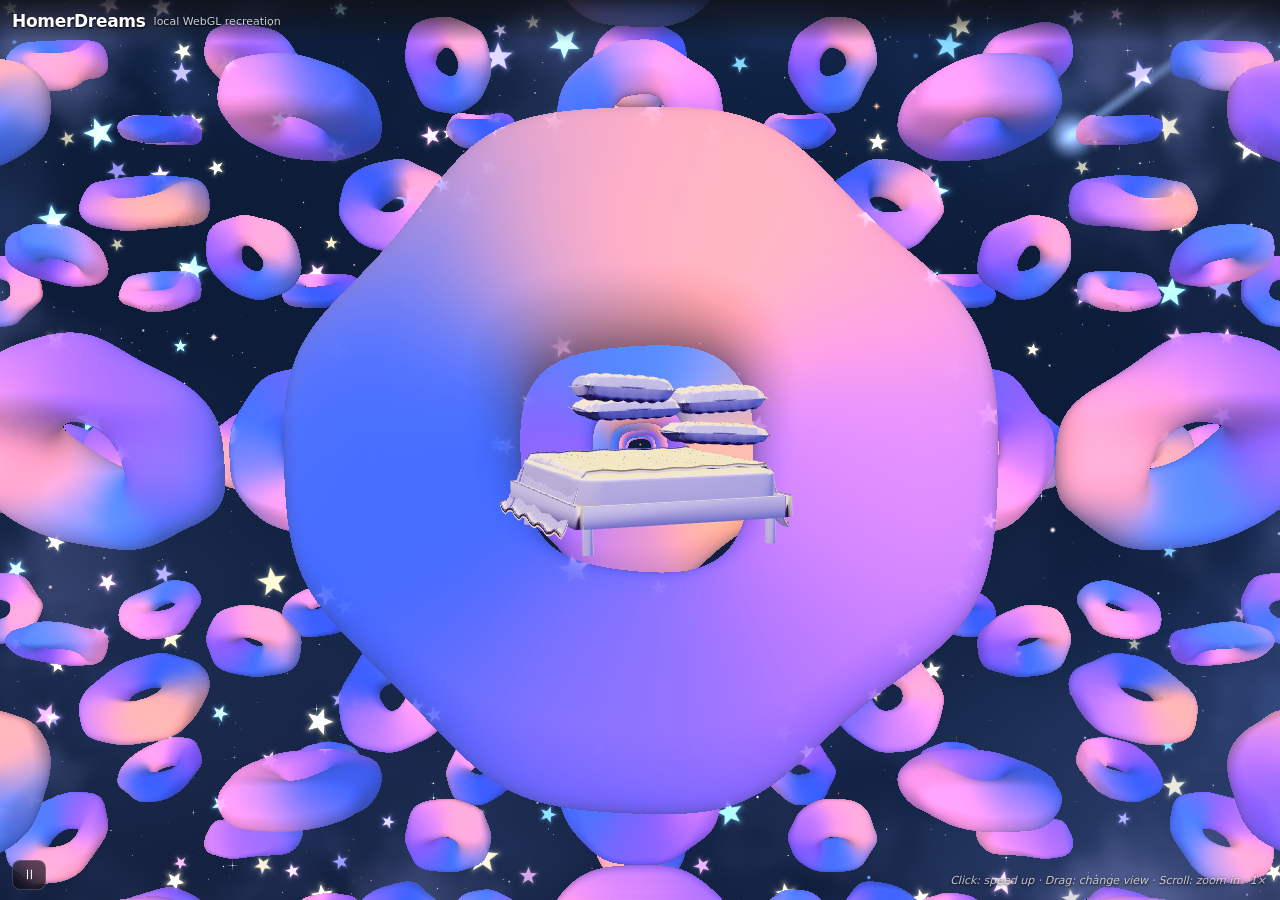
<file: works/homer-dreams-webgl/index.html>
<!doctype html>
<html lang="zh-CN">
<head>
  <meta charset="UTF-8" />
  <meta name="viewport" content="width=device-width, initial-scale=1.0" />
  <title>Homer Dreams — WebGL Study</title>
  <link rel="stylesheet" href="./style.css?v=3" />
</head>
<body>
  <canvas id="gl"></canvas>
  <canvas id="model"></canvas>
  <header><strong>HomerDreams</strong><span>local WebGL recreation</span></header>
  <div class="hint">Click: speed up · Drag: change view · Scroll: zoom in · <span id="speed">1×</span></div>
  <button id="pause" aria-label="暂停动画">Ⅱ</button>
  <script type="module" src="./main.js?v=19"></script>
  <script type="module" src="./model.js?v=20"></script>
</body>
</html>
</file>
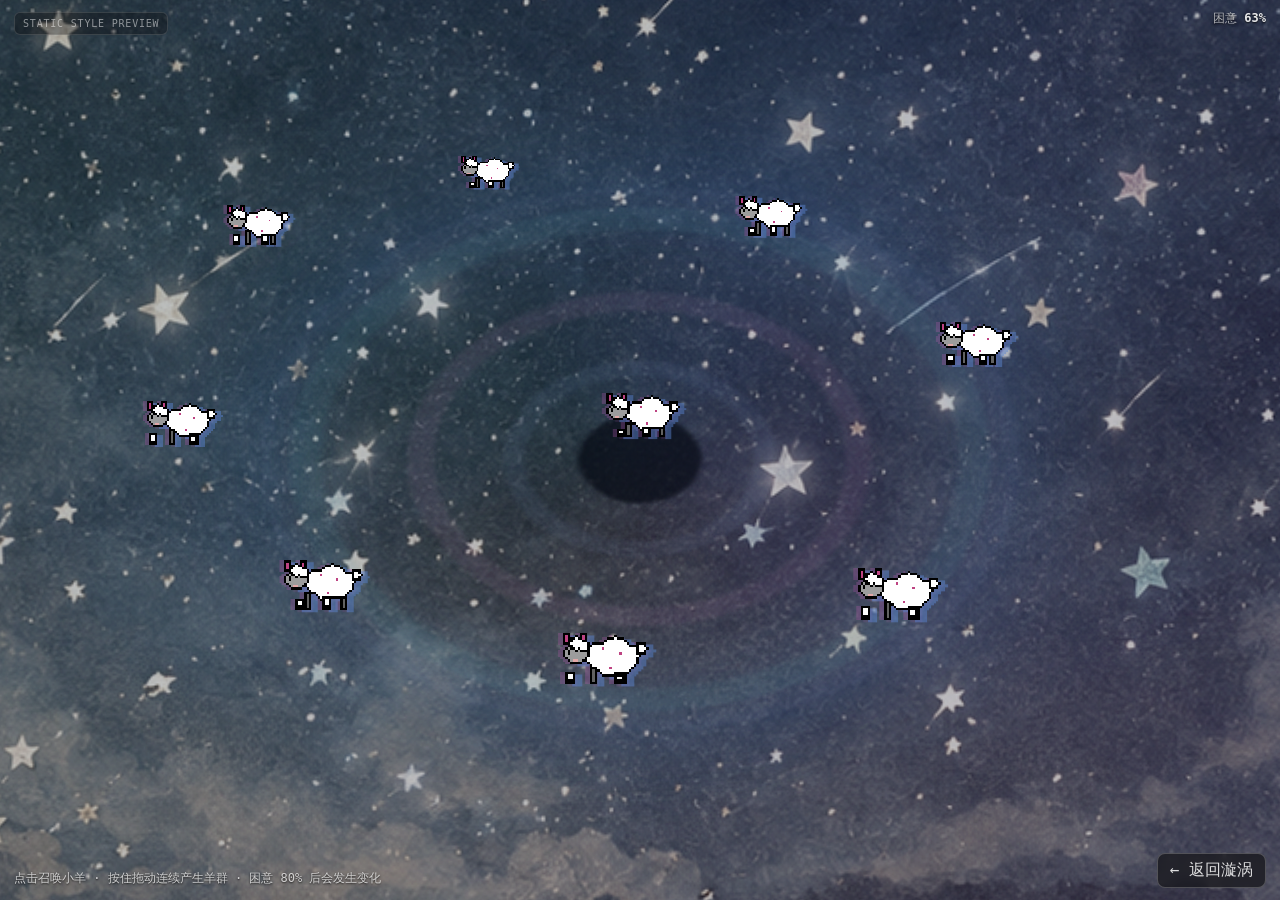
<file: works/bedvortex/dream-style-preview.html>
<!doctype html>
<html lang="zh-CN">
<head>
<meta charset="utf-8">
<meta name="viewport" content="width=device-width,initial-scale=1">
<title>BedVortex · 梦境页风格样稿</title>
<style>
  * { box-sizing: border-box; }
  html, body { width: 100%; height: 100%; margin: 0; overflow: hidden; background: #05070b; }
  body { color: rgba(255,255,255,.86); font-family: ui-monospace, SFMono-Regular, Menlo, Consolas, monospace; }
  .scene { position: fixed; inset: 0; isolation: isolate; background: #07101e; }
  .scene::before {
    content: ""; position: absolute; inset: -7%; z-index: -3;
    background: url("background-stars.png") center/cover no-repeat;
    filter: saturate(.45) brightness(.7) contrast(1.08);
    transform: scale(1.08) rotate(-2deg);
  }
  .color-wash {
    position: absolute; inset: -18%; z-index: -2; pointer-events: none;
    background:
      radial-gradient(ellipse at 48% 50%, transparent 0 16%, rgba(59,114,171,.25) 25%, transparent 43%),
      conic-gradient(from 36deg at 50% 51%, rgba(67,104,211,.3), rgba(169,74,166,.24), rgba(202,116,83,.16), rgba(51,157,147,.24), rgba(67,104,211,.3));
    filter: blur(28px) saturate(.65);
    opacity: .72;
    transform: scale(1.15) rotate(-8deg);
    mix-blend-mode: screen;
  }
  .tunnel {
    position: absolute; left: 50%; top: 51%; z-index: -1; width: 84vmin; aspect-ratio: 1;
    transform: translate(-50%,-50%) scaleY(.72) rotate(7deg); border-radius: 50%;
    background:
      radial-gradient(circle, rgba(4,8,18,.7) 0 11%, transparent 12% 21%, rgba(139,168,222,.08) 22% 25%, transparent 26% 38%, rgba(198,139,186,.09) 39% 43%, transparent 44% 59%, rgba(92,168,174,.09) 60% 65%, transparent 66%);
    box-shadow: inset 0 0 90px rgba(87,135,214,.18), 0 0 120px rgba(31,77,139,.2);
    filter: blur(2px);
  }
  .grain { position: absolute; inset: 0; pointer-events: none; opacity: .14; mix-blend-mode: soft-light; background-image: url("data:image/svg+xml,%3Csvg viewBox='0 0 180 180' xmlns='http://www.w3.org/2000/svg'%3E%3Cfilter id='n'%3E%3CfeTurbulence type='fractalNoise' baseFrequency='.88' numOctaves='3' stitchTiles='stitch'/%3E%3C/filter%3E%3Crect width='100%25' height='100%25' filter='url(%23n)' opacity='.55'/%3E%3C/svg%3E"); }
  .sheep {
    position: absolute; width: 40px; height: 32px; background: url("sheep.png") 0 0/256px 32px no-repeat;
    image-rendering: pixelated; transform: translate(-50%,-50%) scale(var(--s,2));
    filter: saturate(.55) contrast(1.08) drop-shadow(3px 1px 0 rgba(89,131,206,.48)) drop-shadow(-2px 0 0 rgba(188,91,177,.28));
  }
  .s1 { left: 20%; top: 25%; --s: 1.8; background-position: 0 0; }
  .s2 { left: 38%; top: 19%; --s: 1.55; background-position: -40px 0; }
  .s3 { left: 60%; top: 24%; --s: 1.8; background-position: -80px 0; }
  .s4 { left: 76%; top: 38%; --s: 2.05; background-position: -120px 0; }
  .s5 { left: 70%; top: 66%; --s: 2.35; background-position: -160px 0; }
  .s6 { left: 47%; top: 73%; --s: 2.45; background-position: -200px 0; }
  .s7 { left: 25%; top: 65%; --s: 2.25; background-position: -80px 0; }
  .s8 { left: 14%; top: 47%; --s: 2; background-position: -160px 0; }
  .s9 { left: 50%; top: 46%; --s: 2.1; background-position: -40px 0; }
  .progress { position: fixed; right: 14px; top: 10px; color: rgba(255,255,255,.65); font-size: 12px; text-shadow: 0 1px 2px rgba(0,0,0,.8); }
  .progress b { color: rgba(255,255,255,.9); font-weight: 600; }
  .tutorial { position: fixed; left: 14px; bottom: 12px; color: rgba(255,255,255,.75); font-size: 12px; line-height: 1.7; text-shadow: 0 1px 2px rgba(0,0,0,.8); }
  .back { position: fixed; right: 14px; bottom: 12px; padding: 6px 12px; border: 1px solid rgba(255,255,255,.22); border-radius: 8px; color: rgba(255,255,255,.85); background: rgba(20,20,24,.72); font: 12px/1 inherit; backdrop-filter: blur(4px); }
  .mockup { position: fixed; left: 14px; top: 12px; padding: 5px 8px; border: 1px solid rgba(255,255,255,.13); border-radius: 6px; color: rgba(255,255,255,.5); background: rgba(10,10,14,.35); font-size: 10px; letter-spacing: .08em; }
  @media (max-width: 620px) {
    .tutorial { right: 14px; bottom: 54px; }
    .sheep { --s: 1.35; }
  }
</style>
</head>
<body>
<main class="scene" aria-label="梦境页面统一风格静态样稿">
  <div class="color-wash"></div>
  <div class="tunnel"></div>
  <div class="grain"></div>
  <i class="sheep s1"></i><i class="sheep s2"></i><i class="sheep s3"></i>
  <i class="sheep s4"></i><i class="sheep s5"></i><i class="sheep s6"></i>
  <i class="sheep s7"></i><i class="sheep s8"></i><i class="sheep s9"></i>
</main>
<div class="mockup">STATIC STYLE PREVIEW</div>
<div class="progress">困意 <b>63%</b></div>
<div class="tutorial">点击召唤小羊 · 按住拖动连续产生羊群 · 困意 80% 后会发生变化</div>
<span class="back">← 返回漩涡</span>
</body>
</html>
</file>
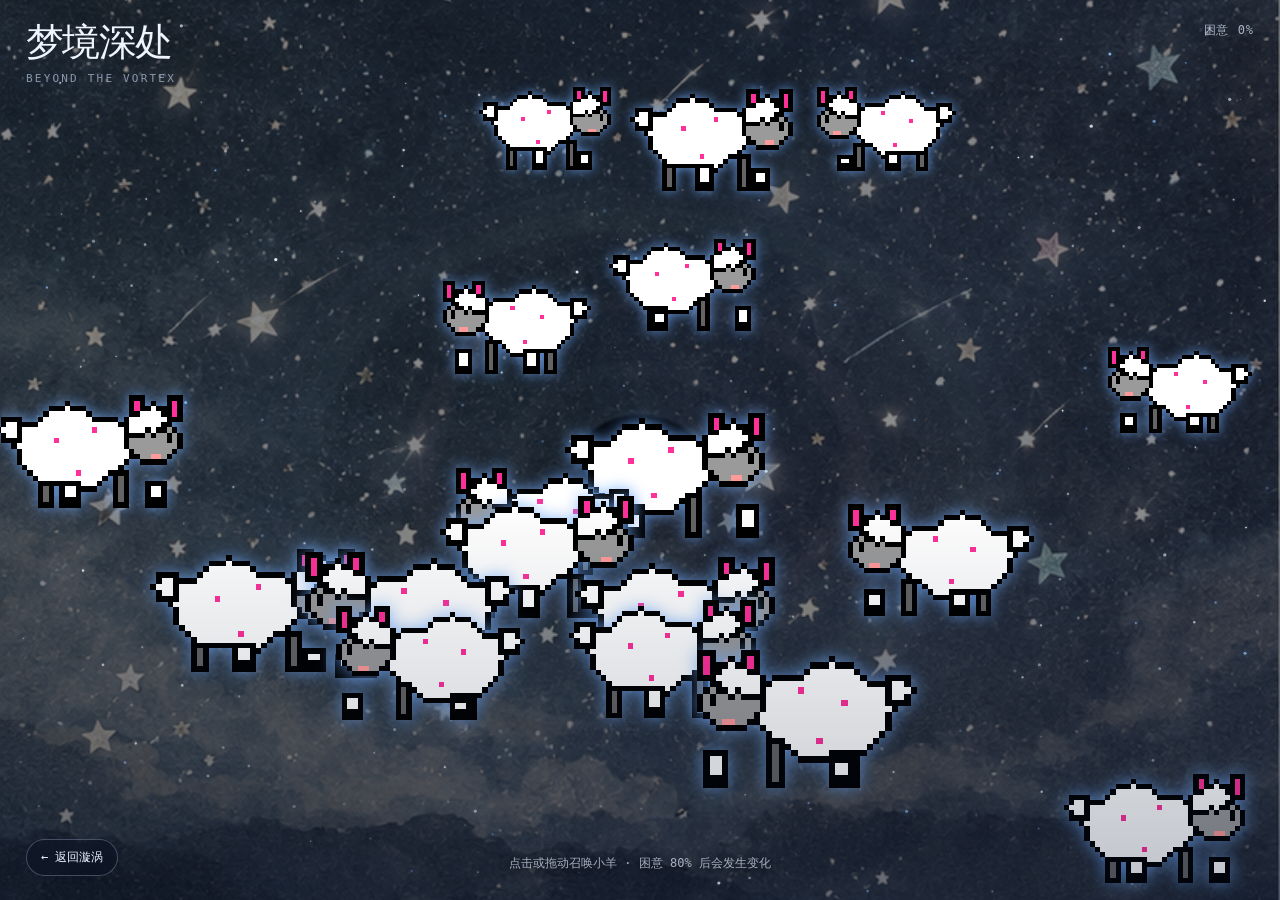
<file: works/bedvortex/dream.html>
<!doctype html>
<html lang="zh-CN">
<head>
<meta charset="utf-8">
<meta name="viewport" content="width=device-width,initial-scale=1">
<title>BedVortex · 梦境深处</title>
<style>
  * { box-sizing: border-box; }
  html, body { width: 100%; height: 100%; margin: 0; overflow: hidden; }
  body {
    color: #eef5ff; background: #05070b;
    font-family: ui-monospace, SFMono-Regular, Menlo, Consolas, monospace;
  }
  canvas { position: fixed; inset: 0; z-index: 1; width: 100%; height: 100%; cursor: crosshair; touch-action: none; }
  .dream-backdrop { position: fixed; inset: 0; z-index: 0; overflow: hidden; background: #07101e url("background-stars.png") center/cover no-repeat; }
  .dream-backdrop::before { content: ""; position: absolute; inset: -18%; background: radial-gradient(ellipse at 48% 50%, transparent 0 16%, rgba(59,114,171,.25) 25%, transparent 43%), conic-gradient(from 36deg at 50% 51%, rgba(67,104,211,.3), rgba(169,74,166,.24), rgba(202,116,83,.16), rgba(51,157,147,.24), rgba(67,104,211,.3)); filter: blur(28px) saturate(.65); opacity: .72; transform: scale(1.15) rotate(-8deg); mix-blend-mode: screen; }
  .dream-backdrop::after { content: ""; position: absolute; inset: 0; background: rgba(3,8,18,.26); backdrop-filter: saturate(.45) brightness(.72) contrast(1.08); }
  .tunnel { position: absolute; left: 50%; top: 51%; width: 84vmin; aspect-ratio: 1; transform: translate(-50%,-50%) scaleY(.72) rotate(7deg); border-radius: 50%; background: radial-gradient(circle, rgba(4,8,18,.7) 0 11%, transparent 12% 21%, rgba(139,168,222,.08) 22% 25%, transparent 26% 38%, rgba(198,139,186,.09) 39% 43%, transparent 44% 59%, rgba(92,168,174,.09) 60% 65%, transparent 66%); box-shadow: inset 0 0 90px rgba(87,135,214,.18), 0 0 120px rgba(31,77,139,.2); }
  .veil { position: fixed; inset: 0; z-index: 1; pointer-events: none; background: linear-gradient(transparent 55%, rgba(5,19,45,.26)); }
  header { position: fixed; inset: 22px 26px auto; z-index: 2; display: flex; justify-content: space-between; align-items: flex-start; gap: 20px; pointer-events: none; }
  h1 { margin: 0; font: 500 clamp(21px,3vw,38px)/1.1 system-ui,sans-serif; letter-spacing: -.04em; }
  h1 span { display: block; margin-top: 7px; color: rgba(211,228,255,.6); font: 11px/1.4 ui-monospace,monospace; letter-spacing: .2em; text-transform: uppercase; }
  .wish { color: rgba(220,234,255,.72); font-size: 12px; letter-spacing: .08em; }
  .hint { position: fixed; z-index: 2; left: 50%; bottom: 28px; transform: translateX(-50%); color: rgba(224,237,255,.7); font-size: 12px; white-space: nowrap; pointer-events: none; text-shadow: 0 2px 12px #000; }
  .back { position: fixed; z-index: 3; left: 26px; bottom: 24px; color: #eaf2ff; text-decoration: none; font-size: 12px; padding: 9px 14px; border: 1px solid rgba(206,225,255,.28); border-radius: 999px; background: rgba(3,10,27,.28); backdrop-filter: blur(9px); }
  .back:hover, .back:focus-visible { background: rgba(91,135,214,.25); border-color: rgba(222,235,255,.65); outline: none; }
  .ending { position: fixed; inset: 0; z-index: 6; display: grid; place-items: center; padding: 24px; text-align: center; background: rgba(2,7,21,.68); backdrop-filter: blur(10px); opacity: 0; visibility: hidden; pointer-events: none; transition: opacity 1.2s ease, visibility 1.2s; }
  .ending.show { opacity: 1; visibility: visible; pointer-events: auto; }
  .ending-card { max-width: 620px; padding: 34px 30px; }
  .ending h2 { margin: 0 0 14px; font: 500 clamp(28px,5vw,54px)/1.15 system-ui,sans-serif; letter-spacing: -.04em; }
  .ending p { margin: 0 auto 27px; color: rgba(222,235,255,.76); font-size: clamp(13px,1.6vw,17px); line-height: 1.8; }
  .ending-actions { display: flex; justify-content: center; flex-wrap: wrap; gap: 10px; }
  .ending-actions button, .ending-actions a { appearance: none; min-width: 128px; padding: 11px 18px; border: 1px solid rgba(206,225,255,.34); border-radius: 999px; color: #eff6ff; background: rgba(85,129,205,.2); font: 12px ui-monospace,monospace; text-decoration: none; cursor: pointer; }
  .ending-actions button:hover, .ending-actions a:hover { background: rgba(113,158,235,.36); border-color: rgba(230,240,255,.7); }
  .arrival { position: fixed; inset: 0; z-index: 5; pointer-events: none; background: #020718; animation: arrive 1.8s ease-out forwards; }
  @keyframes arrive { to { opacity: 0; } }
  @media (max-width: 600px) { header { inset: 18px; } .back { left: 18px; bottom: 18px; } .hint { bottom: 70px; } }
  @media (prefers-reduced-motion: reduce) { .arrival { animation-duration: .3s; } }
</style>
</head>
<body>
<div class="dream-backdrop"><div class="tunnel"></div></div>
<canvas id="stars" aria-label="低饱和彩色星空中，像素小羊自由跳跃，困意达到百分之八十后变成像素水饺"></canvas>
<div class="veil"></div>
<header><h1>梦境深处<span>Beyond the vortex</span></h1><div class="wish">困意 <span id="sleepiness">0%</span></div></header>
<div class="hint" id="hint">点击或拖动召唤小羊 · 困意 80% 后会发生变化</div>
<a class="back" href="index.html">← 返回漩涡</a>
<div class="arrival"></div>
<div class="ending" id="ending" aria-hidden="true">
  <div class="ending-card">
    <h2>中文的梦，要数水饺。</h2>
    <p>Sheep 和 sleep 很像，睡觉和水饺也很像。<br>数着数着，你已经坠入最深的梦。</p>
    <div class="ending-actions"><button id="dreamAgain" type="button">再做一个梦</button><a href="index.html">醒来</a></div>
  </div>
</div>
<script>
const canvas = document.getElementById('stars');
const ctx = canvas.getContext('2d');
const sleepiness = document.getElementById('sleepiness');
const hint = document.getElementById('hint');
const ending = document.getElementById('ending');
const reduced = matchMedia('(prefers-reduced-motion: reduce)').matches;
let width = 1, height = 1, dpr = 1, last = performance.now(), nextMeteor = 1.4;
let pointerX = 0, pointerY = 0, targetX = 0, targetY = 0;
let drawingSheep = false, lastSpawnAt = 0, lastSpawnX = 0, lastSpawnY = 0;
let summonedCount = 0, dumplingStartedAt = 0, endingStartedAt = 0, endingShown = false;
const movementSpeedMultiplier = 2.4;
const animationSpeedMultiplier = 1.6;
const sheepSizeMultiplier = 2;
const sheepGoal = 24;
const stars = [], meteors = [], flock = [];
const sheepImage = new Image();
sheepImage.src = 'sheep.png';
const dumplingSprite = createDumplingSprite();
const initialSheepCount = 18;

function resize() {
  dpr = Math.min(devicePixelRatio || 1, 2);
  width = innerWidth; height = innerHeight;
  canvas.width = Math.round(width * dpr); canvas.height = Math.round(height * dpr);
  canvas.style.width = width + 'px'; canvas.style.height = height + 'px';
  ctx.setTransform(dpr, 0, 0, dpr, 0, 0);
  const count = Math.min(520, Math.round(width * height / 3100));
  stars.length = 0;
  for (let i = 0; i < count; i++) stars.push({
    x: Math.random(), y: Math.random(), r: .35 + Math.random() * 1.35,
    alpha: .25 + Math.random() * .7, phase: Math.random() * Math.PI * 2,
    speed: .45 + Math.random() * 1.7, depth: .2 + Math.random() * .8,
    blue: Math.random() < .24
  });
  for (const sheep of flock) {
    sheep.x = Math.max(42, Math.min(width - 42, sheep.x));
    sheep.y = Math.max(54, Math.min(height - 42, sheep.y));
  }
  if (!flock.length) {
    for (let i = 0; i < initialSheepCount; i++) {
      spawnSheep(55 + Math.random() * Math.max(1, width - 110), 80 + Math.random() * Math.max(1, height - 150), true);
    }
  }
}

function spawnMeteor(x = Math.random() * width * .65, y = Math.random() * height * .42) {
  const angle = .42 + Math.random() * .22;
  const speed = 650 + Math.random() * 450;
  meteors.push({ x: x - 120, y: y - 60, vx: Math.cos(angle) * speed, vy: Math.sin(angle) * speed, life: 0, max: .72 + Math.random() * .42, length: 90 + Math.random() * 150 });
}

function vortexWarpPoint(x, y, now, strength = 1) {
  const centerX = width * .5 + pointerX * 10;
  const centerY = height * .52 + pointerY * 7;
  const nx = (x - centerX) / Math.max(width, 1);
  const ny = (y - centerY) / Math.max(height, 1);
  const radius2 = nx * nx + ny * ny;
  const radius = Math.sqrt(radius2);
  const time = reduced ? 0 : now / 1000;
  const phase = time * 2.2 + radius2 * 18;
  const waveX = Math.cos(phase - 2.094395) * width * .018 * strength;
  const waveY = -Math.cos(phase - 4.18879) * height * .018 * strength;
  const warpedX = x + waveX;
  const warpedY = y + waveY;
  const dx = warpedX - centerX;
  const dy = (warpedY - centerY) * 1.18;
  const angle = Math.atan2(dy, dx);
  const distance = Math.hypot(dx, dy);
  const falloff = Math.exp(-radius * 3.2);
  const twist = (falloff * .72 + Math.sin(phase) * .045) * strength + time * .025 * falloff * strength;
  const pulse = 1 + Math.sin(time * 1.7 + distance * .026) * .012 * strength;
  return {
    x: centerX + Math.cos(angle + twist) * distance * pulse,
    y: centerY + Math.sin(angle + twist) * distance * pulse / 1.18
  };
}

function paintSheep(x, y, scale, facing, frame, alpha = 1, glow = 12) {
  ctx.save();
  ctx.translate(x, y);
  ctx.scale(facing * scale, scale);
  ctx.globalAlpha = alpha;
  ctx.shadowColor = 'rgba(115,174,255,.78)';
  ctx.shadowBlur = glow;
  ctx.drawImage(sheepImage, frame * 40, 0, 40, 32, -20, -16, 40, 32);
  ctx.restore();
}

function createDumplingSprite() {
  const sprite = document.createElement('canvas');
  sprite.width = 32;
  sprite.height = 22;
  const p = sprite.getContext('2d');
  p.imageSmoothingEnabled = false;
  p.fillStyle = '#fffaf0';
  p.fillRect(12, 3, 8, 2); p.fillRect(8, 5, 16, 2); p.fillRect(6, 7, 20, 2);
  p.fillRect(4, 9, 24, 8); p.fillRect(8, 17, 16, 2);
  p.fillStyle = '#e5dac8';
  p.fillRect(8, 7, 4, 2); p.fillRect(14, 5, 4, 2); p.fillRect(20, 7, 4, 2);
  p.fillRect(4, 11, 4, 2); p.fillRect(24, 11, 4, 2);
  p.fillRect(6, 15, 4, 2); p.fillRect(10, 17, 4, 2); p.fillRect(20, 17, 4, 2);
  p.fillStyle = '#fffdf8';
  p.fillRect(10, 9, 12, 6); p.fillRect(12, 7, 8, 2); p.fillRect(12, 15, 8, 2);
  p.fillStyle = '#090c13';
  p.fillRect(12, 1, 8, 2);
  p.fillRect(8, 3, 4, 2); p.fillRect(20, 3, 4, 2);
  p.fillRect(6, 5, 2, 2); p.fillRect(24, 5, 2, 2);
  p.fillRect(4, 7, 2, 2); p.fillRect(26, 7, 2, 2);
  p.fillRect(2, 9, 2, 8); p.fillRect(28, 9, 2, 8);
  p.fillRect(4, 17, 4, 2); p.fillRect(24, 17, 4, 2);
  p.fillRect(8, 19, 16, 2);
  return sprite;
}

function paintDumpling(x, y, scale, facing, alpha = 1) {
  ctx.save();
  ctx.translate(x, y);
  ctx.scale(facing * scale, scale);
  ctx.globalAlpha = alpha;
  ctx.shadowColor = 'rgba(135,187,255,.82)';
  ctx.shadowBlur = 10;
  ctx.imageSmoothingEnabled = false;
  ctx.drawImage(dumplingSprite, -20, -16, 40, 32);
  ctx.restore();
}

function beginDumplingPhase() {
  if (dumplingStartedAt) return;
  dumplingStartedAt = performance.now();
  drawingSheep = false;
  sleepiness.textContent = '80%';
  hint.textContent = '羊群正在变成水饺…';
  spawnMeteor(width * .2, height * .16);
}

function completeDream() {
  if (endingStartedAt) return;
  endingStartedAt = performance.now();
  drawingSheep = false;
  sleepiness.textContent = '100%';
  hint.textContent = '水饺也睡着了…';
  spawnMeteor(width * .16, height * .12);
}

function spawnSheep(x, y, settled = false) {
  if (!settled && endingStartedAt) return;
  if (!settled && dumplingStartedAt) {
    if (performance.now() - dumplingStartedAt >= 1100) completeDream();
    return;
  }
  const angle = Math.random() * Math.PI * 2;
  flock.push({
    x, y,
    angle,
    targetAngle: angle,
    speed: 32 + Math.random() * 48,
    turnIn: .25 + Math.random() * 1.4,
    phase: Math.random() * Math.PI * 2,
    hopSpeed: 6.5 + Math.random() * 4.5,
    size: .88 + Math.random() * .3,
    hatching: !settled,
    born: performance.now() - (settled ? 1000 : 0)
  });
  if (flock.length > 75) flock.shift();
  if (!settled) {
    summonedCount++;
    sleepiness.textContent = Math.min(80, Math.round(summonedCount / sheepGoal * 80)) + '%';
    if (summonedCount >= sheepGoal) beginDumplingPhase();
  }
}

function updateAndDrawSheep(now, dt) {
  if (!sheepImage.complete || !sheepImage.naturalWidth) return;
  const dumplingProgress = dumplingStartedAt ? Math.min(1, (now - dumplingStartedAt) / 1100) : 0;
  const endingProgress = endingStartedAt ? Math.min(1, (now - endingStartedAt) / 2600) : 0;
  if (dumplingProgress === 1 && !endingStartedAt) hint.textContent = '困意 80% · 再点击一次进入水饺梦';
  const worldSpeed = movementSpeedMultiplier * (1 - endingProgress * .2);
  for (const sheep of flock) {
    if (!reduced) {
      sheep.turnIn -= dt * worldSpeed;
      if (sheep.turnIn <= 0) {
        sheep.targetAngle += (Math.random() - .5) * 2.8;
        sheep.speed = 32 + Math.random() * 55;
        sheep.turnIn = .3 + Math.random() * 1.65;
      }
      const turn = Math.atan2(Math.sin(sheep.targetAngle - sheep.angle), Math.cos(sheep.targetAngle - sheep.angle));
      sheep.angle += turn * Math.min(1, dt * 2.4 * Math.sqrt(worldSpeed));
      sheep.x += Math.cos(sheep.angle) * sheep.speed * dt * worldSpeed;
      sheep.y += Math.sin(sheep.angle) * sheep.speed * .62 * dt * worldSpeed;
      const marginX = 42, top = 56, bottom = 38;
      if (sheep.x < marginX || sheep.x > width - marginX) {
        sheep.x = Math.max(marginX, Math.min(width - marginX, sheep.x));
        sheep.angle = sheep.targetAngle = Math.PI - sheep.angle + (Math.random() - .5) * .45;
      }
      if (sheep.y < top || sheep.y > height - bottom) {
        sheep.y = Math.max(top, Math.min(height - bottom, sheep.y));
        sheep.angle = sheep.targetAngle = -sheep.angle + (Math.random() - .5) * .45;
      }
    }
  }
  flock.sort((a, b) => a.y - b.y);
  ctx.imageSmoothingEnabled = false;
  for (const sheep of flock) {
    const age = (now - sheep.born) / 1000;
    const appear = Math.min(1, age / .2);
    const pop = 1 + Math.sin(appear * Math.PI) * .3;
    const depth = Math.max(0, Math.min(1, sheep.y / height));
    const hop = reduced ? 0 : Math.abs(Math.sin(age * sheep.hopSpeed * animationSpeedMultiplier + sheep.phase)) * (12 + depth * 14) * (1 - endingProgress * .2);
    const responsive = Math.max(.7, Math.min(1.15, Math.min(width / 1100, height / 680)));
    const scale = responsive * sheep.size * sheepSizeMultiplier * (1.65 + depth * .85) * appear * pop;
    const facing = Math.cos(sheep.angle) >= 0 ? 1 : -1;
    const frame = Math.floor(now * .012 * animationSpeedMultiplier + sheep.phase * 1.8) % 6;
    const drawX = sheep.x + pointerX * 8 * depth;
    const drawY = sheep.y - hop + pointerY * 5 * depth;
    const spawnProgress = sheep.hatching ? Math.min(1, age / .48) : 1;
    const spawnBounce = sheep.hatching && spawnProgress < 1 ? Math.sin(spawnProgress * Math.PI) * 30 : 0;
    const sheepPoint = vortexWarpPoint(drawX, drawY - spawnBounce, now, .22);
    if (dumplingProgress < 1) paintSheep(sheepPoint.x, sheepPoint.y, scale, facing, frame, appear * (1 - dumplingProgress), 9 + depth * 10);
    const dumplingBounce = Math.abs(Math.sin(age * sheep.hopSpeed * animationSpeedMultiplier + sheep.phase)) * (10 + depth * 12);
    const dumplingPoint = vortexWarpPoint(drawX, sheep.y - dumplingBounce + pointerY * 5 * depth, now, .22);
    if (dumplingProgress > 0) paintDumpling(dumplingPoint.x, dumplingPoint.y, scale, facing, appear * dumplingProgress);
  }
  ctx.imageSmoothingEnabled = true;
  ctx.globalAlpha = 1;
  ctx.shadowBlur = 0;
}

function draw(now) {
  const dt = Math.min(.04, (now - last) / 1000); last = now;
  pointerX += (targetX - pointerX) * (1 - Math.exp(-dt * 2.6));
  pointerY += (targetY - pointerY) * (1 - Math.exp(-dt * 2.6));
  ctx.clearRect(0, 0, width, height);
  for (const s of stars) {
    const twinkle = reduced ? 1 : .62 + .38 * Math.sin(now * .001 * s.speed + s.phase);
    const baseX = s.x * width + pointerX * s.depth * 18;
    const baseY = s.y * height + pointerY * s.depth * 12;
    const warped = vortexWarpPoint(baseX, baseY, now, .72 + s.depth * .28);
    ctx.beginPath(); ctx.arc(warped.x, warped.y, s.r, 0, Math.PI * 2);
    ctx.fillStyle = s.blue ? `rgba(151,199,255,${s.alpha * twinkle})` : `rgba(244,248,255,${s.alpha * twinkle})`;
    ctx.shadowColor = s.blue ? '#77aefc' : '#e9f3ff'; ctx.shadowBlur = s.r > 1.2 ? 8 : 2; ctx.fill();
  }
  ctx.shadowBlur = 0;
  updateAndDrawSheep(now, dt);
  if (endingStartedAt && !endingShown && now - endingStartedAt > 2400) {
    endingShown = true;
    ending.classList.add('show');
    ending.setAttribute('aria-hidden', 'false');
    hint.textContent = '';
  }
  for (let i = meteors.length - 1; i >= 0; i--) {
    const m = meteors[i]; m.life += dt; m.x += m.vx * dt; m.y += m.vy * dt;
    const alpha = Math.sin(Math.min(1, m.life / m.max) * Math.PI);
    const lenScale = m.length / Math.hypot(m.vx, m.vy);
    const head = vortexWarpPoint(m.x, m.y, now, .72);
    const tail = vortexWarpPoint(m.x - m.vx * lenScale, m.y - m.vy * lenScale, now, .72);
    const grad = ctx.createLinearGradient(head.x, head.y, tail.x, tail.y);
    grad.addColorStop(0, `rgba(255,255,255,${alpha})`); grad.addColorStop(.16, `rgba(163,205,255,${alpha * .8})`); grad.addColorStop(1, 'rgba(83,130,216,0)');
    ctx.strokeStyle = grad; ctx.lineWidth = 1.4; ctx.beginPath(); ctx.moveTo(head.x, head.y); ctx.lineTo(tail.x, tail.y); ctx.stroke();
    if (m.life > m.max) meteors.splice(i, 1);
  }
  if (!reduced) {
    nextMeteor -= dt;
    if (nextMeteor <= 0) { spawnMeteor(); nextMeteor = 2.8 + Math.random() * 5.5; }
  }
  requestAnimationFrame(draw);
}

addEventListener('resize', resize);
canvas.addEventListener('pointermove', e => {
  targetX = e.clientX / width - .5;
  targetY = e.clientY / height - .5;
  if (drawingSheep) {
    const distance = Math.hypot(e.clientX - lastSpawnX, e.clientY - lastSpawnY);
    if (distance > 24 || e.timeStamp - lastSpawnAt > 75) {
      spawnSheep(e.clientX, e.clientY);
      lastSpawnX = e.clientX; lastSpawnY = e.clientY; lastSpawnAt = e.timeStamp;
    }
  }
});
canvas.addEventListener('pointerleave', () => { targetX = targetY = 0; drawingSheep = false; });
canvas.addEventListener('pointerdown', e => {
  if (endingStartedAt) return;
  if (dumplingStartedAt) {
    if (performance.now() - dumplingStartedAt >= 1100) completeDream();
    return;
  }
  drawingSheep = true;
  lastSpawnX = e.clientX; lastSpawnY = e.clientY; lastSpawnAt = e.timeStamp;
  canvas.setPointerCapture(e.pointerId);
  spawnSheep(e.clientX, e.clientY);
});
canvas.addEventListener('pointerup', e => {
  drawingSheep = false;
  if (canvas.hasPointerCapture(e.pointerId)) canvas.releasePointerCapture(e.pointerId);
});
canvas.addEventListener('pointercancel', () => { drawingSheep = false; });
document.getElementById('dreamAgain').addEventListener('click', () => location.reload());
resize();
if (reduced) { spawnMeteor(width * .32, height * .25); }
requestAnimationFrame(draw);
</script>
</body>
</html>
</file>
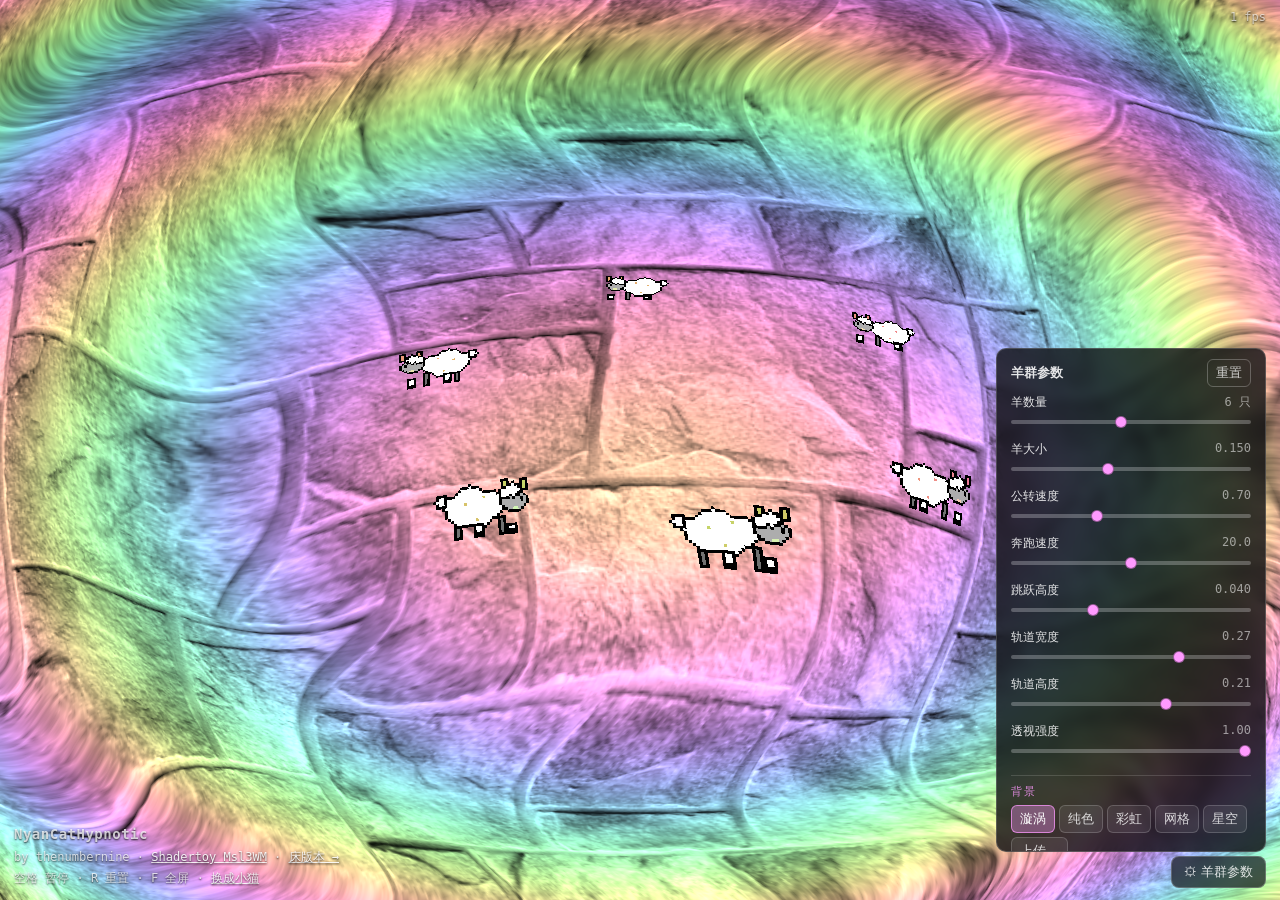
<file: works/bedvortex/flock.html>
<!DOCTYPE html>
<html lang="zh-CN">
<head>
<meta charset="UTF-8">
<meta name="viewport" content="width=device-width, initial-scale=1.0">
<title>NyanCatHypnotic — 本地复刻 (Shadertoy Msl3WM)</title>
<!--
  原作: NyanCatHypnotic by thenumbernine
  https://www.shadertoy.com/view/Msl3WM
  遵循 Shadertoy 默认许可 CC BY-NC-SA 3.0

  本文件在本地以 WebGL 复刻 Shadertoy 的渲染环境:
  - uniform: iResolution / iTime, 纹理通道 iChannel0 / iChannel1
  - iChannel0 (nyan.png): filter=nearest, wrap=clamp, vflip=false
  - iChannel1 (bg.jpg):   filter=mipmap, wrap=repeat, vflip=false
  采样参数与 Shadertoy 引擎一致(贴图上传不做 Y 翻转)。
-->
<style>
  html, body {
    margin: 0; padding: 0; width: 100%; height: 100%;
    background: #000; overflow: hidden;
    font-family: ui-monospace, SFMono-Regular, Menlo, Consolas, monospace;
  }
  #glcanvas { position: absolute; inset: 0; width: 100%; height: 100%; display: block; }
  #hud {
    position: absolute; left: 14px; bottom: 12px;
    color: rgba(255,255,255,.75); font-size: 12px; line-height: 1.7;
    text-shadow: 0 1px 2px rgba(0,0,0,.8);
    user-select: none; pointer-events: none;
  }
  #hud a { color: rgba(255,255,255,.9); }
  #hud .title { font-size: 14px; font-weight: 700; letter-spacing: .5px; }
  #fps {
    position: absolute; right: 14px; top: 10px;
    color: rgba(255,255,255,.65); font-size: 12px;
    text-shadow: 0 1px 2px rgba(0,0,0,.8); user-select: none; pointer-events: none;
  }
  /* ---- 参数面板 ---- */
  #panelToggle {
    position: absolute; right: 14px; bottom: 12px;
    background: rgba(20,20,24,.72); color: rgba(255,255,255,.85);
    border: 1px solid rgba(255,255,255,.22); border-radius: 8px;
    padding: 6px 12px; font: 12px/1 inherit; cursor: pointer;
    backdrop-filter: blur(4px);
  }
  #panelToggle:hover { background: rgba(40,40,48,.85); }
  #panel {
    position: absolute; right: 14px; bottom: 48px; width: 240px;
    max-height: min(72vh, 480px); overflow-y: auto;
    background: rgba(16,16,20,.82); border: 1px solid rgba(255,255,255,.18);
    border-radius: 10px; padding: 10px 14px 12px;
    color: rgba(255,255,255,.88); font-size: 12px;
    backdrop-filter: blur(6px); user-select: none;
  }
  #panel.hidden { display: none; }
  #panel .p-head {
    display: flex; justify-content: space-between; align-items: center;
    font-weight: 700; font-size: 13px; margin-bottom: 6px;
  }
  #panel .p-head button {
    background: none; border: 1px solid rgba(255,255,255,.25); border-radius: 6px;
    color: rgba(255,255,255,.75); font: 11px/1 inherit; padding: 4px 8px; cursor: pointer;
  }
  #panel .p-head button:hover { color: #fff; border-color: rgba(255,255,255,.5); }
  #panel .row { margin: 7px 0 2px; }
  #panel .group {
    margin: 12px 0 2px; padding-top: 8px; border-top: 1px solid rgba(255,255,255,.14);
    color: rgba(255,154,255,.8); font-size: 11px; letter-spacing: 2px;
  }
  #panel .imgs { display: flex; flex-wrap: wrap; gap: 4px; margin: 6px 0 4px; }
  #panel .bgbtn {
    background: rgba(255,255,255,.08); color: rgba(255,255,255,.8);
    border: 1px solid rgba(255,255,255,.18); border-radius: 6px;
    font: 11px/1 inherit; padding: 4px 8px; cursor: pointer;
  }
  #panel .bgbtn:hover { background: rgba(255,255,255,.16); }
  #panel .bgbtn.on { background: rgba(255,154,255,.35); border-color: rgba(255,154,255,.7); color: #fff; }
  #panel .palwrap { margin: 6px 0 2px; }
  #panel .palrow { display: flex; gap: 6px; margin: 6px 0 4px; }
  #panel .palrow input[type="color"] {
    -webkit-appearance: none; appearance: none;
    width: 30px; height: 24px; padding: 0; border: 1px solid rgba(255,255,255,.25);
    border-radius: 5px; background: none; cursor: pointer;
  }
  #panel .palrow input[type="color"]::-webkit-color-swatch-wrapper { padding: 2px; }
  #panel .palrow input[type="color"]::-webkit-color-swatch { border: none; border-radius: 3px; }
  #panel .palhint { color: rgba(255,255,255,.4); font-size: 10px; }
  #panel .row .lab { display: flex; justify-content: space-between; margin-bottom: 2px; }
  #panel .row .lab .val { color: rgba(255,255,255,.55); font-variant-numeric: tabular-nums; }
  #panel input[type="range"] {
    width: 100%; height: 18px; margin: 0; cursor: pointer;
    -webkit-appearance: none; appearance: none; background: transparent;
  }
  #panel input[type="range"]::-webkit-slider-runnable-track {
    height: 4px; border-radius: 2px; background: rgba(255,255,255,.25);
  }
  #panel input[type="range"]::-webkit-slider-thumb {
    -webkit-appearance: none; appearance: none;
    width: 12px; height: 12px; border-radius: 50%; margin-top: -4px;
    background: #ff9aff; border: 1px solid rgba(0,0,0,.4);
  }
  #panel input[type="range"]::-moz-range-track {
    height: 4px; border-radius: 2px; background: rgba(255,255,255,.25);
  }
  #panel input[type="range"]::-moz-range-thumb {
    width: 11px; height: 11px; border-radius: 50%;
    background: #ff9aff; border: 1px solid rgba(0,0,0,.4);
  }
  #loading {
    position: absolute; inset: 0; display: flex; align-items: center; justify-content: center;
    color: rgba(255,255,255,.8); font-size: 14px; background: #000;
    transition: opacity .4s; pointer-events: none;
  }
  #loading.hidden { opacity: 0; }
  #err {
    position: absolute; inset: auto 14px 14px 14px; display: none;
    color: #ff6b6b; font-size: 12px; white-space: pre-wrap;
    text-shadow: 0 1px 2px rgba(0,0,0,.9);
  }
</style>
</head>
<body>
<canvas id="glcanvas"></canvas>

<div id="hud">
  <div class="title">NyanCatHypnotic</div>
  <div>by thenumbernine · <a href="https://www.shadertoy.com/view/Msl3WM" target="_blank">Shadertoy Msl3WM</a> · <a href="index.html">床版本 →</a></div>
  <div>空格 暂停 · R 重置 · F 全屏 · <a href="?sprite=cat">换成小猫</a></div>
</div>
<div id="fps"></div>
<input type="file" id="bgFile" accept="image/*" hidden>
<button id="panelToggle">⚙ 羊群参数</button>
<div id="panel">
  <div class="p-head"><span>羊群参数</span><button id="panelReset">重置</button></div>
  <div id="panelBody"></div>
</div>
<div id="loading">加载贴图中…</div>
<div id="err"></div>

<!-- 基于 Shadertoy 原版 mainImage,已改造为"羊群绕圈"版本:
     单精灵采样 → 6 只精灵沿椭圆轨道逆时针奔跑,带跳跃、透视缩放(远小近大)与朝向翻转 -->
<script type="text/plain" id="fragment">
vec4 getSheepFrame( vec2 q, float fr )
{
	// q: 单只羊局部 uv [0,1], 越界透明; fr: 帧序号 0-5
	if( q.x < 0.0 || q.x > 1.0 || q.y < 0.0 || q.y > 1.0 ) return vec4(0.0);
	vec2 p = q;
	p.y = 0.5 + 1.2*(0.5-p.y);
	p = clamp(p,0.0,1.0);
	p.x = (p.x + fr)*40.0/256.0;
	return texture( iChannel0, p );
}

// 可调参数(JS 侧滑杆每帧写入)
uniform float uSize;      // 羊基础半高
uniform float uCount;     // 羊数量
uniform float uOrbitSpd;  // 公转角速度
uniform float uRunSpd;    // 奔跑帧率
uniform float uHop;       // 跳跃高度
uniform vec2  uOrbit;     // 轨道半径 (x, y)
uniform float uPersp;     // 透视强度 0-1
uniform float uBgScale;   // 背景缩放
uniform float uBgRot;     // 背景旋转速度
uniform float uBgBright;  // 背景亮度
uniform float uBgSat;     // 背景饱和度
uniform float uBgTint;    // 染色强度 0-1
uniform vec3  uPalA;      // 调色板① (纵向=顶部 / 径向=中心)
uniform vec3  uPalB;      // 调色板②
uniform vec3  uPalC;      // 调色板③
uniform vec3  uPalD;      // 调色板④ (纵向=底部 / 径向=外缘)
uniform float uPalMode;   // 映射方式: 0=纵向渐变 1=径向圈层
uniform float uWarpAmt;   // 背景扭曲幅度
uniform float uWarpSpd;   // 背景扭曲速度倍率
uniform float uWarpFreq;  // 背景扭曲径向频率

vec4 getFlockColor( vec2 pos, float time )
{
	float aspect = iResolution.x / iResolution.y;
	vec4 acc = vec4(0.0);
	// 两遍绘制: 先画远侧(sin>0, 屏幕上方), 再画近侧, 遮挡才正确
	for( int pass = 0; pass < 2; pass++ )
	for( int i = 0; i < 12; i++ )
	{
		float fi = float(i);
		if( fi >= uCount ) continue;
		float ang = fi*6.2831853/uCount + time*uOrbitSpd;   // 均布, 逆时针公转
		float sn = sin(ang);
		if( pass == 0 && sn <= 0.0 ) continue;
		if( pass == 1 && sn > 0.0 ) continue;
		float depth = 0.5 - 0.5*sn;            // 屏幕下方为近(1), 上方为远(0)
		float scale = mix( 1.0 - 0.45*uPersp, 1.0, depth ); // 透视: 远小近大
		vec2 c = vec2( 0.5 + uOrbit.x*cos(ang), 0.5 + uOrbit.y*sn );
		c.y += uHop*scale*abs( sin(6.0*time + fi*1.7) );    // 跳跃
		float hh = uSize*scale;
		vec2 half2 = vec2( hh*1.25/aspect, hh );
		vec2 q = (pos - c)/half2 + 0.5;
		if( -sn > 0.0 ) q.x = 1.0 - q.x;       // 向右跑时水平镜像(精灵默认朝左)
		float fr = mod( floor(mod(uRunSpd*time,6.0)) + fi, 6.0 );  // 跑步帧错开
		vec4 s = getSheepFrame( q, fr );
		acc.rgb = s.rgb*s.a + acc.rgb*(1.0-s.a);
		acc.a = s.a + acc.a*(1.0-s.a);
	}
	return acc;
}

void mainImage( out vec4 fragColor, in vec2 fragCoord )
{
	float time = iTime;
	float alpha = 1.;
	
	vec2 pos = fragCoord.xy / vec2(iResolution.xy);
	pos -= .5;
	pos *= 1.3;
	pos += .5;
	
	vec2 dx = pos - .5;
	float r = dot(dx,dx);
	float phase = time * 5. + r * 15.;
	
	vec3 lerps;
	lerps.r = cos(phase) * .5 + .5;
	lerps.g = cos(phase - 2.0943951023932) * .5 + .5;
	lerps.b = cos(phase - 4.1887902047864) * .5 + .5;
	
	lerps.rgb *= alpha;
	lerps.r += 1. - alpha;
	
	vec2 lookup = pos;
	lookup.x += (2. * lerps.g - 1.) * .05 * alpha;
	lookup.y -= (2. * lerps.b - 1.) * .05 * alpha;

	// 背景独立扭曲(默认参数下与羊群扰动一致)
	float wphase = time * 5. * uWarpSpd + r * uWarpFreq;
	vec3 wlerps;
	wlerps.r = cos(wphase) * .5 + .5;
	wlerps.g = cos(wphase - 2.0943951023932) * .5 + .5;
	wlerps.b = cos(wphase - 4.1887902047864) * .5 + .5;
	vec2 bwarp = pos;
	bwarp.x += (2. * wlerps.g - 1.) * uWarpAmt * alpha;
	bwarp.y -= (2. * wlerps.b - 1.) * uWarpAmt * alpha;

	vec4 nyanColor = getFlockColor(lookup, time);
	// 背景: 扭曲 + 缩放 + 旋转 + 亮度/饱和度(不影响羊)
	vec2 buv = (bwarp - 0.5) * uBgScale;
	float ba = uBgRot * time;
	buv = mat2( cos(ba), -sin(ba), sin(ba), cos(ba) ) * buv + 0.5;
	vec4 bgColor = texture( iChannel1, buv );
	float bLum = dot( bgColor.rgb, vec3(0.299,0.587,0.114) );
	bgColor.rgb = mix( vec3(bLum), bgColor.rgb, uBgSat ) * uBgBright;
	// 染色: 四色渐变调色板(每色独立可选), 纵向渐变或径向圈层, 保留明暗结构
	float asp = iResolution.x / iResolution.y;
	float palT = mix( 1.0 - pos.y, clamp( length( (pos - 0.5) * vec2(asp, 1.0) ) * 1.7, 0.0, 1.0 ), uPalMode );
	vec3 tintCol = mix( uPalA, uPalB, smoothstep(0.0, 0.3333, palT) );
	tintCol = mix( tintCol, uPalC, smoothstep(0.3333, 0.6667, palT) );
	tintCol = mix( tintCol, uPalD, smoothstep(0.6667, 1.0, palT) );
	bgColor.rgb = mix( bgColor.rgb, bLum * 2.0 * tintCol, uBgTint );
	vec4 color;
	color.rgb = nyanColor.rgb * nyanColor.a + (1. - nyanColor.a) * bgColor.rgb;
	color.a = bgColor.a;
	
	fragColor.r = .75 * dot(color.rgb, lerps.rgb);
	fragColor.g = .75 * dot(color.rgb, lerps.brg);
	fragColor.b = .75 * dot(color.rgb, lerps.gbr);
	fragColor.a = color.a;
}
</script>

<script>
"use strict";

const canvas = document.getElementById("glcanvas");
const errBox = document.getElementById("err");
window.__shaderOk = false;

function fatal(msg) {
  errBox.style.display = "block";
  errBox.textContent = msg;
  const loading = document.getElementById("loading");
  loading.classList.add("hidden");
}

// ---------- WebGL 上下文 ----------
let gl = canvas.getContext("webgl2", { antialias: false, alpha: false, preserveDrawingBuffer: true });
let isGL2 = !!gl;
if (!gl) gl = canvas.getContext("webgl", { antialias: false, alpha: false, preserveDrawingBuffer: true });
if (!gl) { fatal("当前浏览器不支持 WebGL"); throw new Error("no webgl"); }

// ---------- 着色器 ----------
const version = isGL2 ? "#version 300 es\n" : "";
const VERT = version + (isGL2 ? "in vec2 aPos;\n" : "attribute vec2 aPos;\n") + `
void main() { gl_Position = vec4(aPos, 0.0, 1.0); }
`;

const userCode = document.getElementById("fragment").textContent;

// WebGL1 下用宏把 texture() 映射到 texture2D()
const compat = isGL2 ? "" : "#define texture texture2D\n";
const outDecl = isGL2 ? "out vec4 shadertoy_out;\n" : "";
const epilogue = isGL2
  ? "void main() { vec4 fragColor; mainImage(fragColor, gl_FragCoord.xy); shadertoy_out = fragColor; }"
  : "void main() { vec4 fragColor; mainImage(fragColor, gl_FragCoord.xy); gl_FragColor = fragColor; }";

const FRAG = version + `
precision highp float;
uniform vec3  iResolution;
uniform float iTime;
uniform sampler2D iChannel0;
uniform sampler2D iChannel1;
` + compat + outDecl + `
` + userCode + `
` + epilogue + "\n";

function compile(type, src, label) {
  const sh = gl.createShader(type);
  gl.shaderSource(sh, src);
  gl.compileShader(sh);
  if (!gl.getShaderParameter(sh, gl.COMPILE_STATUS)) {
    const info = gl.getShaderInfoLog(sh);
    fatal(label + " 编译失败:\n" + info);
    throw new Error(label + ": " + info);
  }
  return sh;
}

const prog = gl.createProgram();
gl.attachShader(prog, compile(gl.VERTEX_SHADER, VERT, "顶点着色器"));
gl.attachShader(prog, compile(gl.FRAGMENT_SHADER, FRAG, "片元着色器"));
gl.linkProgram(prog);
if (!gl.getProgramParameter(prog, gl.LINK_STATUS)) {
  fatal("程序链接失败:\n" + gl.getProgramInfoLog(prog));
  throw new Error("link failed");
}
gl.useProgram(prog);

// 全屏大三角形
const buf = gl.createBuffer();
gl.bindBuffer(gl.ARRAY_BUFFER, buf);
gl.bufferData(gl.ARRAY_BUFFER, new Float32Array([-1, -1, 3, -1, -1, 3]), gl.STATIC_DRAW);
const aPos = gl.getAttribLocation(prog, "aPos");
gl.enableVertexAttribArray(aPos);
gl.vertexAttribPointer(aPos, 2, gl.FLOAT, false, 0, 0);

// ---------- 纹理(采样参数与 Shadertoy 引擎一致: 上传不翻转) ----------
function loadImage(src) {
  return new Promise((resolve, reject) => {
    const img = new Image();
    img.onload = () => resolve(img);
    img.onerror = () => reject(new Error("无法加载 " + src));
    img.src = src;
  });
}

function makeTexture(img, { filter, wrap }) {
  const tex = gl.createTexture();
  gl.bindTexture(gl.TEXTURE_2D, tex);
  gl.pixelStorei(gl.UNPACK_FLIP_Y_WEBGL, false);
  gl.pixelStorei(gl.UNPACK_PREMULTIPLY_ALPHA_WEBGL, false);
  gl.texImage2D(gl.TEXTURE_2D, 0, gl.RGBA, gl.RGBA, gl.UNSIGNED_BYTE, img);
  if (filter === "nearest") {
    gl.texParameteri(gl.TEXTURE_2D, gl.TEXTURE_MIN_FILTER, gl.NEAREST);
    gl.texParameteri(gl.TEXTURE_2D, gl.TEXTURE_MAG_FILTER, gl.NEAREST);
  } else { // mipmap
    gl.texParameteri(gl.TEXTURE_2D, gl.TEXTURE_MIN_FILTER, gl.LINEAR_MIPMAP_LINEAR);
    gl.texParameteri(gl.TEXTURE_2D, gl.TEXTURE_MAG_FILTER, gl.LINEAR);
    gl.generateMipmap(gl.TEXTURE_2D);
  }
  const glWrap = wrap === "repeat" ? gl.REPEAT : gl.CLAMP_TO_EDGE;
  gl.texParameteri(gl.TEXTURE_2D, gl.TEXTURE_WRAP_S, glWrap);
  gl.texParameteri(gl.TEXTURE_2D, gl.TEXTURE_WRAP_T, glWrap);
  return tex;
}

let tex0, tex1;
let bgImage = null; // 原版漩涡贴图, 供"漩涡"预设切换回去
// 精灵图:默认小羊(sheep.png),加 ?sprite=cat 切回原版小猫(nyan.png)
const SPRITE = new URLSearchParams(location.search).get("sprite") === "cat" ? "nyan.png" : "sheep.png";
(async () => {
  try {
    const [img0, img1] = await Promise.all([loadImage(SPRITE + "?v=2"), loadImage("bg.jpg")]);
    bgImage = img1;
    gl.activeTexture(gl.TEXTURE0);
    tex0 = makeTexture(img0, { filter: "nearest", wrap: "clamp" });   // iChannel0
    gl.activeTexture(gl.TEXTURE1);
    tex1 = makeTexture(img1, { filter: "mipmap", wrap: "repeat" });   // iChannel1
    gl.uniform1i(gl.getUniformLocation(prog, "iChannel0"), 0);
    gl.uniform1i(gl.getUniformLocation(prog, "iChannel1"), 1);
    window.__shaderOk = true;
    document.getElementById("loading").classList.add("hidden");
  } catch (e) {
    fatal(e.message);
  }
})();

// ---------- 背景图片更换 ----------
function setBgTexture(source) {
  if (!tex1 || !source) return;
  // 统一画到 512×512 画布(cover 裁切), 保证 2 的幂尺寸, 两代 WebGL 均可平铺/生成 mipmap
  const c = document.createElement("canvas");
  c.width = 512; c.height = 512;
  const ctx = c.getContext("2d");
  const w = source.naturalWidth || source.width, h = source.naturalHeight || source.height;
  const s = Math.max(512 / w, 512 / h);
  ctx.drawImage(source, (512 - w * s) / 2, (512 - h * s) / 2, w * s, h * s);
  gl.activeTexture(gl.TEXTURE1);
  gl.bindTexture(gl.TEXTURE_2D, tex1);
  gl.pixelStorei(gl.UNPACK_FLIP_Y_WEBGL, false);
  gl.pixelStorei(gl.UNPACK_PREMULTIPLY_ALPHA_WEBGL, false);
  gl.texImage2D(gl.TEXTURE_2D, 0, gl.RGBA, gl.RGBA, gl.UNSIGNED_BYTE, c);
  gl.texParameteri(gl.TEXTURE_2D, gl.TEXTURE_MIN_FILTER, gl.LINEAR_MIPMAP_LINEAR);
  gl.texParameteri(gl.TEXTURE_2D, gl.TEXTURE_MAG_FILTER, gl.LINEAR);
  gl.generateMipmap(gl.TEXTURE_2D);
  gl.texParameteri(gl.TEXTURE_2D, gl.TEXTURE_WRAP_S, gl.REPEAT);
  gl.texParameteri(gl.TEXTURE_2D, gl.TEXTURE_WRAP_T, gl.REPEAT);
}
window.__setBg = setBgTexture; // 供自动化测试

function presetCanvas(draw) {
  const c = document.createElement("canvas");
  c.width = 512; c.height = 512;
  draw(c.getContext("2d"));
  return c;
}
const BG_PRESETS = {
  "漩涡": () => bgImage,
  "纯色": () => presetCanvas((g) => { g.fillStyle = "#23232a"; g.fillRect(0, 0, 512, 512); }),
  "彩虹": () => presetCanvas((g) => {
    const gr = g.createLinearGradient(0, 0, 512, 512);
    for (let i = 0; i <= 6; i++) gr.addColorStop(i / 6, "hsl(" + Math.round(i * 60) + ",80%,55%)");
    g.fillStyle = gr; g.fillRect(0, 0, 512, 512);
  }),
  "网格": () => presetCanvas((g) => {
    g.fillStyle = "#101014"; g.fillRect(0, 0, 512, 512);
    g.strokeStyle = "rgba(255,255,255,.5)"; g.lineWidth = 2;
    for (let i = 0; i <= 512; i += 64) {
      g.beginPath(); g.moveTo(i, 0); g.lineTo(i, 512); g.stroke();
      g.beginPath(); g.moveTo(0, i); g.lineTo(512, i); g.stroke();
    }
  }),
  "星空": () => presetCanvas((g) => {
    g.fillStyle = "#0a0a12"; g.fillRect(0, 0, 512, 512);
    let seed = 42;
    const rnd = () => (seed = (seed * 16807) % 2147483647) / 2147483647;
    for (let i = 0; i < 260; i++) {
      const x = rnd() * 512, y = rnd() * 512, r = rnd() * 1.6 + 0.4;
      const b = Math.round(120 + rnd() * 135);
      g.fillStyle = "rgba(" + b + "," + b + "," + (b + 20) + "," + (0.4 + rnd() * 0.6).toFixed(2) + ")";
      g.beginPath(); g.arc(x, y, r, 0, 7); g.fill();
    }
  }),
};

// 上传 / 拖拽图片作为背景
function useImageFile(f) {
  if (!f || !f.type.startsWith("image/")) return;
  const url = URL.createObjectURL(f);
  const img = new Image();
  img.onload = () => { setBgTexture(img); URL.revokeObjectURL(url); };
  img.src = url;
}
document.getElementById("bgFile").addEventListener("change", (e) => useImageFile(e.target.files && e.target.files[0]));
window.addEventListener("dragover", (e) => e.preventDefault());
window.addEventListener("drop", (e) => { e.preventDefault(); useImageFile(e.dataTransfer.files && e.dataTransfer.files[0]); });

// ---------- 渲染循环 ----------
const uResolution = gl.getUniformLocation(prog, "iResolution");
const uTime = gl.getUniformLocation(prog, "iTime");

// ---------- 羊群参数与滑杆 ----------
const U = {
  size: gl.getUniformLocation(prog, "uSize"),
  count: gl.getUniformLocation(prog, "uCount"),
  orbitSpd: gl.getUniformLocation(prog, "uOrbitSpd"),
  runSpd: gl.getUniformLocation(prog, "uRunSpd"),
  hop: gl.getUniformLocation(prog, "uHop"),
  orbit: gl.getUniformLocation(prog, "uOrbit"),
  persp: gl.getUniformLocation(prog, "uPersp"),
  bgScale: gl.getUniformLocation(prog, "uBgScale"),
  bgRot: gl.getUniformLocation(prog, "uBgRot"),
  bgBright: gl.getUniformLocation(prog, "uBgBright"),
  bgSat: gl.getUniformLocation(prog, "uBgSat"),
  palA: gl.getUniformLocation(prog, "uPalA"),
  palB: gl.getUniformLocation(prog, "uPalB"),
  palC: gl.getUniformLocation(prog, "uPalC"),
  palD: gl.getUniformLocation(prog, "uPalD"),
  palMode: gl.getUniformLocation(prog, "uPalMode"),
  bgTint: gl.getUniformLocation(prog, "uBgTint"),
  warpAmt: gl.getUniformLocation(prog, "uWarpAmt"),
  warpSpd: gl.getUniformLocation(prog, "uWarpSpd"),
  warpFreq: gl.getUniformLocation(prog, "uWarpFreq"),
};

const DEFAULTS = {
  count: 6, size: 0.15, orbitSpd: 0.7, runSpd: 20, hop: 0.04, orbitX: 0.27, orbitY: 0.21, persp: 1,
  bgScale: 1, bgRot: 0, bgBright: 1, bgSat: 1,
  palA: "#4a63e8", palB: "#7a52e8", palC: "#b04be8", palD: "#e84bc0",  // 蓝→靛→紫→品红(参考图配色)
  palMode: 0, bgTint: 0.85,
  warpAmt: 0.05, warpSpd: 1, warpFreq: 15,
};
const params = { ...DEFAULTS };
try { Object.assign(params, JSON.parse(localStorage.getItem("flockParams") || "{}")); } catch (e) { /* 忽略损坏的存档 */ }

function applyParams() {
  gl.uniform1f(U.size, params.size);
  gl.uniform1f(U.count, params.count);
  gl.uniform1f(U.orbitSpd, params.orbitSpd);
  gl.uniform1f(U.runSpd, params.runSpd);
  gl.uniform1f(U.hop, params.hop);
  gl.uniform2f(U.orbit, params.orbitX, params.orbitY);
  gl.uniform1f(U.persp, params.persp);
  gl.uniform1f(U.bgScale, params.bgScale);
  gl.uniform1f(U.bgRot, params.bgRot);
  gl.uniform1f(U.bgBright, params.bgBright);
  gl.uniform1f(U.bgSat, params.bgSat);
  const hex2rgb = (h) => [1, 3, 5].map((i) => parseInt(h.slice(i, i + 2), 16) / 255);
  gl.uniform3f(U.palA, ...hex2rgb(params.palA));
  gl.uniform3f(U.palB, ...hex2rgb(params.palB));
  gl.uniform3f(U.palC, ...hex2rgb(params.palC));
  gl.uniform3f(U.palD, ...hex2rgb(params.palD));
  gl.uniform1f(U.palMode, params.palMode);
  gl.uniform1f(U.bgTint, params.bgTint);
  gl.uniform1f(U.warpAmt, params.warpAmt);
  gl.uniform1f(U.warpSpd, params.warpSpd);
  gl.uniform1f(U.warpFreq, params.warpFreq);
}

const SLIDERS = [
  { key: "count",    label: "羊数量",  min: 1,    max: 12,   step: 1,     fmt: (v) => v + " 只" },
  { key: "size",     label: "羊大小",  min: 0.05, max: 0.30, step: 0.005, fmt: (v) => (+v).toFixed(3) },
  { key: "orbitSpd", label: "公转速度", min: 0,    max: 2,    step: 0.05,  fmt: (v) => (+v).toFixed(2) },
  { key: "runSpd",   label: "奔跑速度", min: 0,    max: 40,   step: 0.5,   fmt: (v) => (+v).toFixed(1) },
  { key: "hop",      label: "跳跃高度", min: 0,    max: 0.12, step: 0.002, fmt: (v) => (+v).toFixed(3) },
  { key: "orbitX",   label: "轨道宽度", min: 0.05, max: 0.36, step: 0.01,  fmt: (v) => (+v).toFixed(2) },
  { key: "orbitY",   label: "轨道高度", min: 0.04, max: 0.30, step: 0.01,  fmt: (v) => (+v).toFixed(2) },
  { key: "persp",    label: "透视强度", min: 0,    max: 1,    step: 0.05,  fmt: (v) => (+v).toFixed(2) },
  { group: "背景" },
  { key: "bgTint",   label: "染色强度", min: 0,    max: 1,    step: 0.05,  fmt: (v) => (+v).toFixed(2) },
  { key: "bgScale",  label: "背景缩放", min: 0.4,  max: 3,    step: 0.05,  fmt: (v) => (+v).toFixed(2) + "x" },
  { key: "bgRot",    label: "背景旋转", min: -1,   max: 1,    step: 0.05,  fmt: (v) => (+v).toFixed(2) },
  { key: "bgBright", label: "背景亮度", min: 0,    max: 2,    step: 0.05,  fmt: (v) => (+v).toFixed(2) },
  { key: "bgSat",    label: "背景饱和度", min: 0,   max: 2,    step: 0.05,  fmt: (v) => (+v).toFixed(2) },
  { group: "扭曲" },
  { key: "warpAmt",  label: "扭曲强度", min: 0,    max: 0.25, step: 0.005, fmt: (v) => (+v).toFixed(3) },
  { key: "warpSpd",  label: "扭曲速度", min: 0,    max: 3,    step: 0.05,  fmt: (v) => (+v).toFixed(2) },
  { key: "warpFreq", label: "扭曲频率", min: 0,    max: 40,   step: 1,     fmt: (v) => (+v).toFixed(0) },
];

function saveParams() {
  try { localStorage.setItem("flockParams", JSON.stringify(params)); } catch (e) { /* 隐私模式忽略 */ }
}

const panelBody = document.getElementById("panelBody");
const sliderEls = {};
for (const s of SLIDERS) {
  if (s.group) {
    const h = document.createElement("div");
    h.className = "group";
    h.textContent = s.group;
    panelBody.appendChild(h);
    if (s.group === "背景") {
      // 背景图片选择: 内置预设 + 上传
      const imgs = document.createElement("div");
      imgs.className = "imgs";
      for (const [name, gen] of Object.entries(BG_PRESETS)) {
        const b = document.createElement("button");
        b.className = "bgbtn" + (name === "漩涡" ? " on" : "");
        b.textContent = name;
        b.addEventListener("click", () => {
          setBgTexture(gen());
          document.querySelectorAll(".bgbtn").forEach((x) => x.classList.remove("on"));
          b.classList.add("on");
        });
        imgs.appendChild(b);
      }
      const up = document.createElement("button");
      up.className = "bgbtn";
      up.textContent = "上传…";
      up.addEventListener("click", () => document.getElementById("bgFile").click());
      imgs.appendChild(up);
      panelBody.appendChild(imgs);

      // 四色调色板: 每色一个独立取色器(系统取色器含完整色环), 纵向/径向两种映射
      const palWrap = document.createElement("div");
      palWrap.className = "palwrap";
      const modeRow = document.createElement("div");
      modeRow.className = "imgs";
      const modeBtns = {};
      for (const [mode, name] of [[0, "纵向渐变"], [1, "径向圈层"]]) {
        const mb = document.createElement("button");
        mb.className = "bgbtn" + (params.palMode === mode ? " on" : "");
        mb.textContent = name;
        mb.addEventListener("click", () => {
          params.palMode = mode;
          Object.values(modeBtns).forEach((x) => x.classList.remove("on"));
          mb.classList.add("on");
          saveParams();
        });
        modeBtns[mode] = mb;
        modeRow.appendChild(mb);
      }
      const palRow = document.createElement("div");
      palRow.className = "palrow";
      const palInputs = {};
      for (const k of ["palA", "palB", "palC", "palD"]) {
        const inp = document.createElement("input");
        inp.type = "color";
        inp.value = params[k];
        inp.title = k;
        inp.addEventListener("input", () => { params[k] = inp.value; saveParams(); });
        palInputs[k] = inp;
        palRow.appendChild(inp);
      }
      const hint = document.createElement("div");
      hint.className = "palhint";
      hint.textContent = "① 顶部/中心 → ④ 底部/外缘";
      palWrap.appendChild(modeRow);
      palWrap.appendChild(palRow);
      palWrap.appendChild(hint);
      panelBody.appendChild(palWrap);
      sliderEls.__pal = {
        inputs: palInputs,
        sync: () => {
          for (const k of ["palA", "palB", "palC", "palD"]) palInputs[k].value = params[k];
          Object.entries(modeBtns).forEach(([m, b]) => b.classList.toggle("on", params.palMode === +m));
        },
      };
    }
    continue;
  }
  const row = document.createElement("div");
  row.className = "row";
  row.innerHTML =
    '<div class="lab"><span>' + s.label + '</span><span class="val"></span></div>' +
    '<input type="range" min="' + s.min + '" max="' + s.max + '" step="' + s.step + '">';
  const input = row.querySelector("input");
  const val = row.querySelector(".val");
  input.value = params[s.key];
  val.textContent = s.fmt(params[s.key]);
  input.addEventListener("input", () => {
    params[s.key] = +input.value;
    val.textContent = s.fmt(params[s.key]);
    try { localStorage.setItem("flockParams", JSON.stringify(params)); } catch (e) { /* 隐私模式忽略 */ }
  });
  sliderEls[s.key] = { input, val, fmt: s.fmt };
  panelBody.appendChild(row);
}

document.getElementById("panelReset").addEventListener("click", () => {
  Object.assign(params, DEFAULTS);
  for (const s of SLIDERS) {
    if (!s.key) continue;
    sliderEls[s.key].input.value = params[s.key];
    sliderEls[s.key].val.textContent = s.fmt(params[s.key]);
  }
  sliderEls.__pal.sync();
  saveParams();
});

const panel = document.getElementById("panel");
document.getElementById("panelToggle").addEventListener("click", () => panel.classList.toggle("hidden"));

function resize() {
  const dpr = Math.min(window.devicePixelRatio || 1, 2);
  const w = Math.floor(canvas.clientWidth * dpr);
  const h = Math.floor(canvas.clientHeight * dpr);
  if (w > 0 && h > 0 && (canvas.width !== w || canvas.height !== h)) {
    canvas.width = w; canvas.height = h;
    gl.viewport(0, 0, w, h);
  }
}
window.addEventListener("resize", resize);

// 手动渲染一帧(测试/隐藏标签页时 rAF 停摆仍可出图)
window.__render = function (t) {
  if (!window.__shaderOk) return false;
  resize();
  if (canvas.width === 0 || canvas.height === 0) return false;
  gl.uniform3f(uResolution, canvas.width, canvas.height, 1);
  gl.uniform1f(uTime, t);
  applyParams();
  gl.drawArrays(gl.TRIANGLES, 0, 3);
  return true;
};

let paused = false, t0 = performance.now(), tPause = 0, elapsed = 0;
let frames = 0, fpsT = performance.now();
const fpsEl = document.getElementById("fps");

function frame(now) {
  if (!paused) elapsed = (now - t0) / 1000;
  if (window.__shaderOk) {
    resize();
    gl.uniform3f(uResolution, canvas.width, canvas.height, 1);
    gl.uniform1f(uTime, elapsed);
    applyParams();
    gl.drawArrays(gl.TRIANGLES, 0, 3);
  }
  frames++;
  if (now - fpsT >= 500) {
    fpsEl.textContent = Math.round(frames * 1000 / (now - fpsT)) + " fps" + (paused ? " (已暂停)" : "");
    frames = 0; fpsT = now;
  }
  requestAnimationFrame(frame);
}
requestAnimationFrame(frame);

// ---------- 交互 ----------
function reset() { t0 = performance.now(); elapsed = 0; }
function togglePause() {
  if (!paused) { paused = true; }
  else { t0 = performance.now() - elapsed * 1000; paused = false; }
}
window.addEventListener("keydown", (e) => {
  if (e.code === "Space") { e.preventDefault(); togglePause(); }
  else if (e.code === "KeyR") reset();
  else if (e.code === "KeyF") {
    if (document.fullscreenElement) document.exitFullscreen();
    else document.documentElement.requestFullscreen();
  }
});
</script>
</body>
</html>
</file>
<file: style.css>
:root {
  color-scheme: dark;
  --cream: #fffaf0;
}

* { box-sizing: border-box; }
html, body { width: 100%; height: 100%; margin: 0; }
body {
  overflow: hidden;
  color: var(--cream);
  font-family: ui-rounded, "SF Pro Rounded", "PingFang SC", system-ui, sans-serif;
  background: #526ee0;
}
a { color: inherit; text-decoration: none; }
img { display: block; user-select: none; -webkit-user-drag: none; }

.dream-cover {
  position: fixed;
  inset: 0;
  isolation: isolate;
  overflow: hidden;
  min-height: 540px;
  background:
    linear-gradient(180deg, rgba(27, 38, 129, .08), transparent 36%),
    url("assets/dream-palette.png") center / cover no-repeat;
}

.dream-cover::before {
  content: "";
  position: absolute;
  z-index: 0;
  inset: 0;
  pointer-events: none;
  background:
    radial-gradient(circle at 15% 15%, rgba(255,255,255,.34) 0 1px, transparent 2px),
    radial-gradient(circle at 72% 18%, rgba(255,255,255,.48) 0 1.5px, transparent 2.5px),
    radial-gradient(circle at 43% 34%, rgba(255,246,194,.34) 0 1px, transparent 2px),
    radial-gradient(circle at 88% 42%, rgba(255,255,255,.4) 0 1px, transparent 2px);
  background-size: 86px 86px, 141px 141px, 109px 109px, 173px 173px;
  mix-blend-mode: screen;
  opacity: .9;
}

.dream-cover::after {
  content: "";
  position: absolute;
  z-index: 1;
  inset: 0;
  pointer-events: none;
  background: radial-gradient(ellipse at 50% 45%, transparent 44%, rgba(36, 34, 115, .18) 100%);
}

.aurora {
  position: absolute;
  z-index: 0;
  inset: 0;
  pointer-events: none;
  background:
    radial-gradient(circle at 10% 42%, rgba(107, 242, 255, .28), transparent 28%),
    radial-gradient(circle at 88% 34%, rgba(255, 159, 223, .35), transparent 30%),
    radial-gradient(circle at 50% 66%, rgba(255, 246, 206, .3), transparent 32%);
  filter: blur(20px);
}

#stars { position: absolute; z-index: 2; inset: 0; width: 100%; height: 100%; pointer-events: none; }

.topbar {
  position: absolute;
  z-index: 30;
  top: 0;
  left: 0;
  right: 0;
  display: flex;
  align-items: flex-start;
  justify-content: space-between;
  padding: clamp(18px, 3vw, 34px) clamp(22px, 4vw, 56px);
  text-shadow: 0 2px 14px rgba(37, 42, 118, .35);
}
.brand strong { display: block; font-size: clamp(16px, 1.7vw, 23px); letter-spacing: -.04em; }
.brand span, .edition { font-size: 10px; letter-spacing: .25em; opacity: .82; }
.edition { padding-top: 5px; }

.sleepwalking {
  position: absolute;
  z-index: 15;
  top: 7.5%;
  left: 50%;
  width: min(60vw, 820px);
  height: auto;
  transform: translateX(-50%);
  filter: drop-shadow(0 12px 20px rgba(53, 54, 129, .22));
  pointer-events: none;
}

.dream-object, .decor, .picture-star {
  position: absolute;
  transform: translate(-50%, -50%);
  will-change: transform;
}
.dream-object { z-index: 12; }
.dream-object img, .decor, .picture-star {
  width: 100%;
  height: auto;
  filter: drop-shadow(0 18px 22px rgba(49, 44, 110, .2));
}
.dream-object img { transition: transform .28s ease, filter .28s ease; }
.dream-object:hover img, .dream-object:focus-visible img {
  transform: translateY(-6px) scale(1.035);
  filter: drop-shadow(0 0 16px rgba(255,255,255,.7)) drop-shadow(0 22px 25px rgba(49,44,110,.24));
}
.dream-object:focus-visible { outline: 3px solid rgba(255,255,255,.9); outline-offset: 10px; border-radius: 32px; }

.bed-link { left: 50%; top: 55%; width: min(39vw, 570px); }
.bed-link img { filter: drop-shadow(0 24px 30px rgba(65, 48, 117, .25)); }
.moon { z-index: 9; left: 81%; top: 34%; width: clamp(120px, 15vw, 220px); }
.sheep-link { left: 16%; top: 67%; width: clamp(130px, 16vw, 230px); }
.cloud { z-index: 7; left: 15%; top: 32%; width: clamp(145px, 19vw, 280px); }
.pillow-link { left: 83%; top: 69%; width: clamp(150px, 19vw, 275px); transform: translate(-50%, -50%) rotate(8deg); }

.object-label {
  position: absolute;
  left: 50%;
  top: calc(100% - 7px);
  display: flex;
  gap: 8px;
  align-items: center;
  transform: translateX(-50%);
  padding: 7px 12px;
  border: 1px solid rgba(255,255,255,.58);
  border-radius: 999px;
  color: #3a4388;
  background: rgba(255,255,255,.56);
  box-shadow: 0 7px 20px rgba(54,52,126,.12);
  backdrop-filter: blur(9px);
  font-size: 10px;
  font-weight: 800;
  letter-spacing: .13em;
  white-space: nowrap;
  opacity: 0;
  transition: opacity .25s ease, transform .25s ease;
}
.object-label b { color: #ef7fa8; }
.dream-object:hover .object-label, .dream-object:focus-visible .object-label {
  opacity: 1;
  transform: translate(-50%, 5px);
}

.star-field { position: absolute; z-index: 10; inset: 0; pointer-events: none; }
.picture-star { filter: drop-shadow(0 0 12px rgba(255,255,255,.4)); }
.star-1 { left: 29%; top: 30%; width: clamp(42px, 5.2vw, 78px); transform: translate(-50%,-50%) rotate(-12deg); }
.star-2 { left: 68%; top: 29%; width: clamp(30px, 3.8vw, 58px); transform: translate(-50%,-50%) rotate(11deg); }
.star-3 { left: 9%; top: 47%; width: clamp(36px, 4.5vw, 68px); transform: translate(-50%,-50%) rotate(-9deg); }
.star-4 { left: 90%; top: 49%; width: clamp(43px, 5.5vw, 82px); transform: translate(-50%,-50%) rotate(14deg); }
.star-5 { left: 34%; top: 77%; width: clamp(28px, 3.5vw, 54px); transform: translate(-50%,-50%) rotate(-15deg); }
.star-6 { left: 67%; top: 75%; width: clamp(34px, 4.4vw, 65px); transform: translate(-50%,-50%) rotate(8deg); }
.star-7 { left: 47%; top: 31%; width: clamp(21px, 2.7vw, 42px); transform: translate(-50%,-50%) rotate(6deg); }
.star-8 { left: 5%; top: 24%; width: clamp(19px, 2.2vw, 36px); transform: translate(-50%,-50%) rotate(-17deg); }
.star-9 { left: 22%; top: 19%; width: clamp(27px, 3vw, 48px); transform: translate(-50%,-50%) rotate(13deg); }
.star-10 { left: 76%; top: 18%; width: clamp(20px, 2.3vw, 38px); transform: translate(-50%,-50%) rotate(-8deg); }
.star-11 { left: 95%; top: 27%; width: clamp(25px, 3.2vw, 50px); transform: translate(-50%,-50%) rotate(16deg); }
.star-12 { left: 4%; top: 71%; width: clamp(30px, 3.7vw, 58px); transform: translate(-50%,-50%) rotate(9deg); }
.star-13 { left: 26%; top: 85%; width: clamp(18px, 2.1vw, 34px); transform: translate(-50%,-50%) rotate(-11deg); }
.star-14 { left: 73%; top: 86%; width: clamp(24px, 2.8vw, 45px); transform: translate(-50%,-50%) rotate(18deg); }
.star-15 { left: 96%; top: 79%; width: clamp(17px, 2vw, 32px); transform: translate(-50%,-50%) rotate(-6deg); }
.star-16 { left: 39%; top: 25%; width: clamp(16px, 1.8vw, 29px); transform: translate(-50%,-50%) rotate(15deg); }
.star-17 { left: 60%; top: 83%; width: clamp(20px, 2.4vw, 39px); transform: translate(-50%,-50%) rotate(-13deg); }

.planet {
  position: absolute;
  z-index: 3;
  left: 50%;
  bottom: -32%;
  width: 125vw;
  height: 53%;
  transform: translateX(-50%);
  border-radius: 50% 50% 0 0 / 72% 72% 0 0;
  background:
    radial-gradient(circle at 31% 22%, rgba(255,255,255,.84) 0 2%, transparent 8%),
    radial-gradient(circle at 67% 15%, rgba(255,241,207,.72) 0 4%, transparent 13%),
    linear-gradient(180deg, #ffd9d8 0%, #ffc9d0 19%, #ffb299 48%, #ff756e 100%);
  box-shadow: 0 -10px 40px rgba(255, 227, 249, .8), 0 -2px 0 rgba(255,255,255,.76);
  overflow: hidden;
}
.planet-glow { position: absolute; inset: 8% 17% auto; height: 18%; border-radius: 50%; background: rgba(255,255,255,.46); filter: blur(15px); }
.planet-ring { position: absolute; display: block; border: 3px solid rgba(255,255,255,.32); border-radius: 50%; transform: rotate(-5deg); }
.ring-one { width: 38%; height: 15%; left: 9%; top: 23%; }
.ring-two { width: 28%; height: 11%; right: 12%; top: 17%; }

.hint {
  position: absolute;
  z-index: 30;
  left: 50%;
  bottom: 18px;
  margin: 0;
  transform: translateX(-50%);
  color: rgba(87, 65, 130, .86);
  font-size: 12px;
  font-weight: 700;
  letter-spacing: .16em;
  text-align: center;
  white-space: nowrap;
}

@media (max-width: 760px) {
  .dream-cover { min-height: 500px; }
  .edition { display: none; }
  .topbar { padding: 16px 18px; }
  .brand span { font-size: 9px; }
  .sleepwalking { top: 10%; width: min(94vw, 620px); }
  .bed-link { top: 54%; width: min(76vw, 470px); }
  .cloud { left: 14%; top: 35%; width: 31vw; }
  .moon { left: 85%; top: 35%; width: 24vw; }
  .sheep-link { left: 16%; top: 72%; width: 25vw; }
  .pillow-link { left: 84%; top: 72%; width: 29vw; }
  .star-1 { left: 31%; top: 35%; }
  .star-2 { left: 68%; top: 34%; }
  .star-3 { left: 7%; top: 53%; }
  .star-4 { left: 94%; top: 53%; }
  .star-5 { left: 37%; top: 79%; }
  .star-6 { left: 65%; top: 79%; }
  .star-7 { display: none; }
  .star-8 { left: 6%; top: 24%; }
  .star-9 { left: 25%; top: 26%; }
  .star-10 { left: 75%; top: 25%; }
  .star-11 { left: 96%; top: 25%; }
  .star-12 { left: 5%; top: 82%; }
  .star-13 { left: 29%; top: 86%; }
  .star-14 { left: 73%; top: 87%; }
  .star-15 { left: 96%; top: 82%; }
  .star-16 { display: none; }
  .star-17 { left: 59%; top: 84%; }
  .planet { bottom: -29%; width: 155vw; height: 47%; }
  .hint { bottom: 12px; width: 100%; padding: 0 18px; font-size: 10px; letter-spacing: .1em; white-space: normal; }
  .object-label { display: none; }
}

@media (max-height: 650px) and (min-width: 761px) {
  .sleepwalking { top: 5%; width: min(49vw, 680px); }
  .bed-link { top: 54%; width: min(34vw, 460px); }
  .moon { top: 36%; }
  .cloud { top: 35%; }
  .sheep-link, .pillow-link { top: 70%; }
}

@media (prefers-reduced-motion: reduce) {
  .dream-object, .decor, .picture-star { animation: none !important; }
  .dream-object img, .object-label { transition: none; }
}
</file>
<file: works/homer-dreams-webgl/style.css>
:root { color-scheme: dark; font-family: Inter, ui-sans-serif, system-ui, sans-serif; }
* { box-sizing: border-box; }
html, body { width: 100%; height: 100%; margin: 0; overflow: hidden; background: #111; }
#gl, #model { position: fixed; inset: 0; width: 100%; height: 100%; display: block; }
#gl { z-index: 0; touch-action: none; cursor: grab; }
#gl:active { cursor: grabbing; }
#model { z-index: 2; pointer-events: none; }
header { z-index: 3; position: fixed; top: 0; left: 0; right: 0; height: 42px; display: flex; align-items: center; gap: 8px; padding: 0 12px; background: linear-gradient(#101218df, #10121888, transparent); pointer-events: none; text-shadow: 0 1px 2px #000; }
header strong { font-size: 17px; letter-spacing: -.3px; }
header span { font-size: 11px; color: #ccd0d8; }
.hint { z-index: 3; position: fixed; right: 14px; bottom: 13px; font-size: clamp(8px, 1vw, 11px); font-style: italic; white-space: nowrap; color: #ffffffbb; pointer-events: none; text-align: right; text-shadow: 0 1px 3px #000; }
#pause { z-index: 3; position: fixed; left: 12px; bottom: 10px; width: 34px; height: 30px; border: 1px solid #ffffff30; border-radius: 8px; color: #fff; background: #08090ca8; backdrop-filter: blur(8px); cursor: pointer; }
#pause:hover { background: #ffffff20; }
@media (max-width: 480px) { .hint { bottom: 49px; } }
</file>
